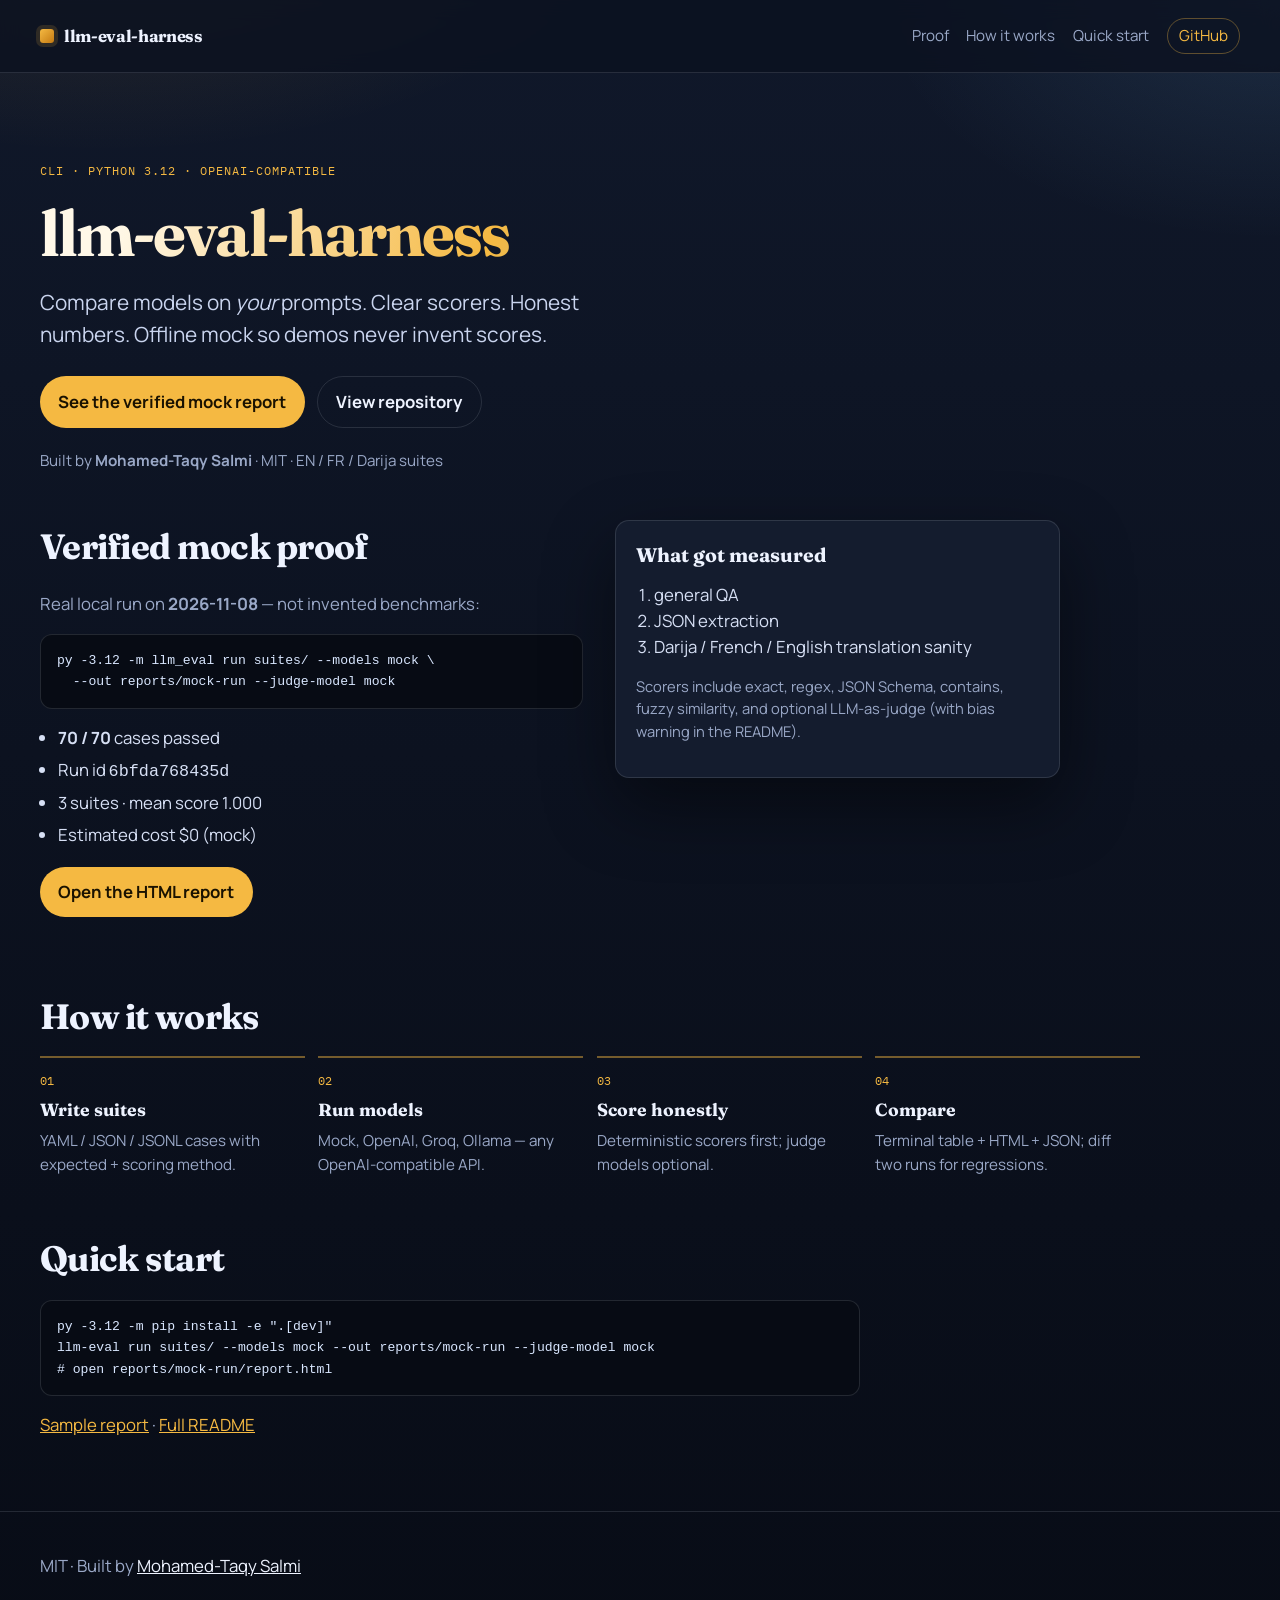
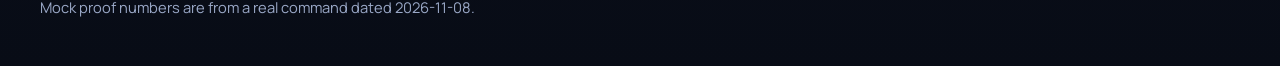
<file: docs/index.html>
<!DOCTYPE html>
<html lang="en">
  <head>
    <meta charset="utf-8" />
    <meta name="viewport" content="width=device-width, initial-scale=1" />
    <title>llm-eval-harness — compare models on your own prompt suites</title>
    <meta
      name="description"
      content="Tiny honest LLM evaluation CLI by Mohamed-Taqy Salmi. Run YAML suites against mock or OpenAI-compatible models, score clearly, export HTML and JSON. Offline mock demo included."
    />
    <meta name="author" content="Mohamed-Taqy Salmi" />
    <meta
      name="keywords"
      content="LLM evaluation, benchmark, OpenAI compatible, Ollama, Typer, mock provider, HTML report, Darija"
    />
    <meta name="theme-color" content="#0c1220" />
    <meta property="og:title" content="llm-eval-harness" />
    <meta
      property="og:description"
      content="Compare LLMs on your own suites. Real mock run proof: 70/70 on 2026-11-08."
    />
    <meta property="og:type" content="website" />
    <meta
      property="og:url"
      content="https://mohamedtaqysalmi.github.io/llm-eval-harness/"
    />
    <link rel="canonical" href="https://mohamedtaqysalmi.github.io/llm-eval-harness/" />
    <link rel="preconnect" href="https://fonts.googleapis.com" />
    <link rel="preconnect" href="https://fonts.gstatic.com" crossorigin />
    <link
      href="https://fonts.googleapis.com/css2?family=Fraunces:opsz,wght@9..144,600;9..144,700&family=IBM+Plex+Mono:wght@400;500&family=Manrope:wght@400;600;700&display=swap"
      rel="stylesheet"
    />
    <link rel="stylesheet" href="./site.css" />
  </head>
  <body>
    <a class="skip" href="#proof">Skip to proof</a>
    <header class="top">
      <div class="brand-lock">
        <span class="mark" aria-hidden="true"></span>
        <span class="brand">llm-eval-harness</span>
      </div>
      <nav aria-label="Primary">
        <a href="#proof">Proof</a>
        <a href="#how">How it works</a>
        <a href="#start">Quick start</a>
        <a
          class="nav-repo"
          href="https://github.com/mohamedtaqysalmi/llm-eval-harness"
          >GitHub</a
        >
      </nav>
    </header>

    <main>
      <section class="hero" aria-labelledby="hero-title">
        <p class="eyebrow">CLI · Python 3.12 · OpenAI-compatible</p>
        <h1 id="hero-title"><span class="brand-hero">llm-eval-harness</span></h1>
        <p class="lede">
          Compare models on <em>your</em> prompts. Clear scorers. Honest
          numbers. Offline mock so demos never invent scores.
        </p>
        <div class="cta-row">
          <a class="btn primary" href="#proof">See the verified mock report</a>
          <a
            class="btn ghost"
            href="https://github.com/mohamedtaqysalmi/llm-eval-harness"
            >View repository</a
          >
        </div>
        <p class="hero-note">
          Built by <strong>Mohamed-Taqy Salmi</strong> · MIT · EN / FR / Darija
          suites
        </p>
      </section>

      <section id="proof" class="proof" aria-labelledby="proof-title">
        <div class="proof-copy">
          <h2 id="proof-title">Verified mock proof</h2>
          <p>
            Real local run on <strong>2026-11-08</strong> — not invented
            benchmarks:
          </p>
          <pre class="code"><code>py -3.12 -m llm_eval run suites/ --models mock \
  --out reports/mock-run --judge-model mock</code></pre>
          <ul class="stats">
            <li><strong>70 / 70</strong> cases passed</li>
            <li>Run id <code>6bfda768435d</code></li>
            <li>3 suites · mean score 1.000</li>
            <li>Estimated cost $0 (mock)</li>
          </ul>
          <p>
            <a class="btn primary" href="./sample-report/report.html"
              >Open the HTML report</a
            >
          </p>
        </div>
        <div class="proof-card" aria-label="Run summary">
          <h3>What got measured</h3>
          <ol>
            <li>general QA</li>
            <li>JSON extraction</li>
            <li>Darija / French / English translation sanity</li>
          </ol>
          <p class="muted">
            Scorers include exact, regex, JSON Schema, contains, fuzzy
            similarity, and optional LLM-as-judge (with bias warning in the
            README).
          </p>
        </div>
      </section>

      <section id="how" class="how" aria-labelledby="how-title">
        <h2 id="how-title">How it works</h2>
        <ol class="steps">
          <li>
            <strong>Write suites</strong>
            <span>YAML / JSON / JSONL cases with expected + scoring method.</span>
          </li>
          <li>
            <strong>Run models</strong>
            <span>Mock, OpenAI, Groq, Ollama — any OpenAI-compatible API.</span>
          </li>
          <li>
            <strong>Score honestly</strong>
            <span>Deterministic scorers first; judge models optional.</span>
          </li>
          <li>
            <strong>Compare</strong>
            <span>Terminal table + HTML + JSON; diff two runs for regressions.</span>
          </li>
        </ol>
      </section>

      <section id="start" class="start" aria-labelledby="start-title">
        <h2 id="start-title">Quick start</h2>
        <pre class="code"><code>py -3.12 -m pip install -e ".[dev]"
llm-eval run suites/ --models mock --out reports/mock-run --judge-model mock
# open reports/mock-run/report.html</code></pre>
        <p class="links">
          <a href="./sample-report/report.html">Sample report</a>
          ·
          <a href="https://github.com/mohamedtaqysalmi/llm-eval-harness#readme"
            >Full README</a
          >
        </p>
      </section>
    </main>

    <footer class="foot">
      <p>
        MIT · Built by
        <a href="https://github.com/mohamedtaqysalmi">Mohamed-Taqy Salmi</a>
      </p>
      <p class="muted">
        Mock proof numbers are from a real command dated 2026-11-08.
      </p>
    </footer>
  </body>
</html>
</file>
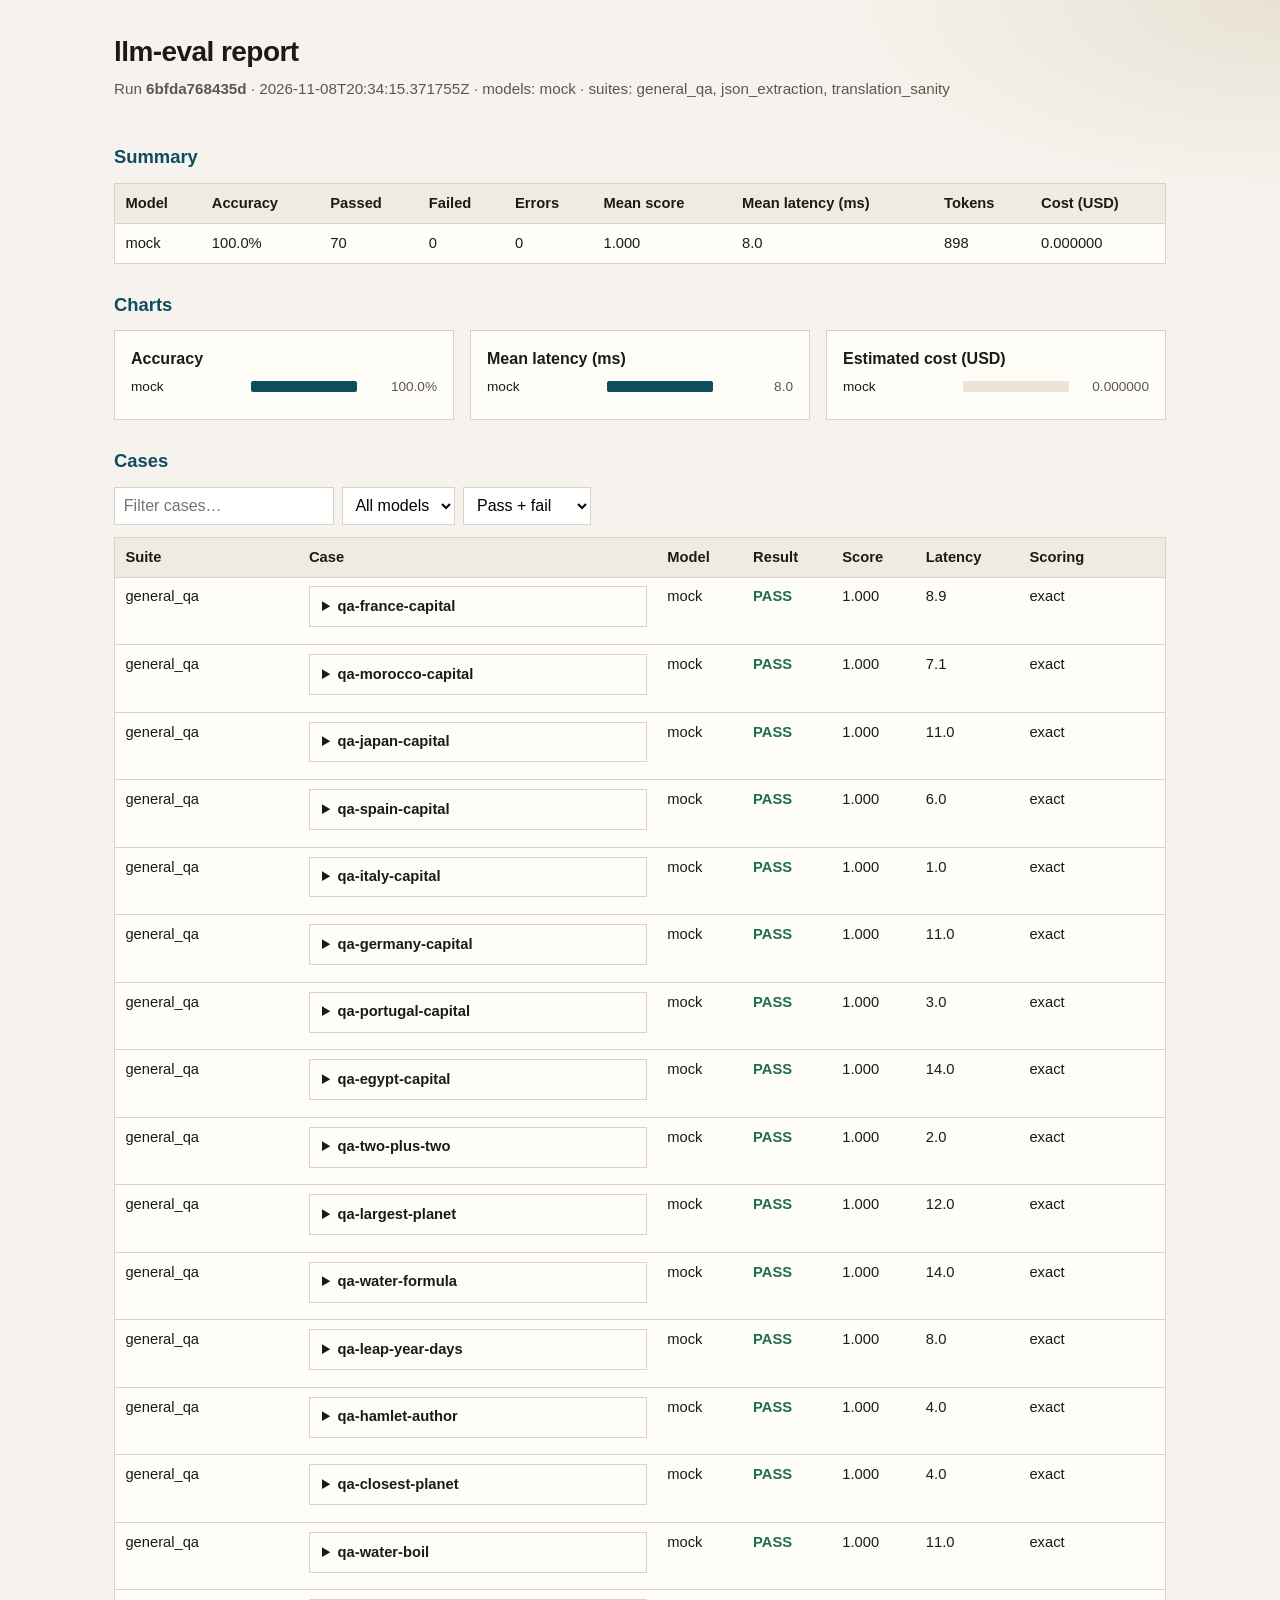
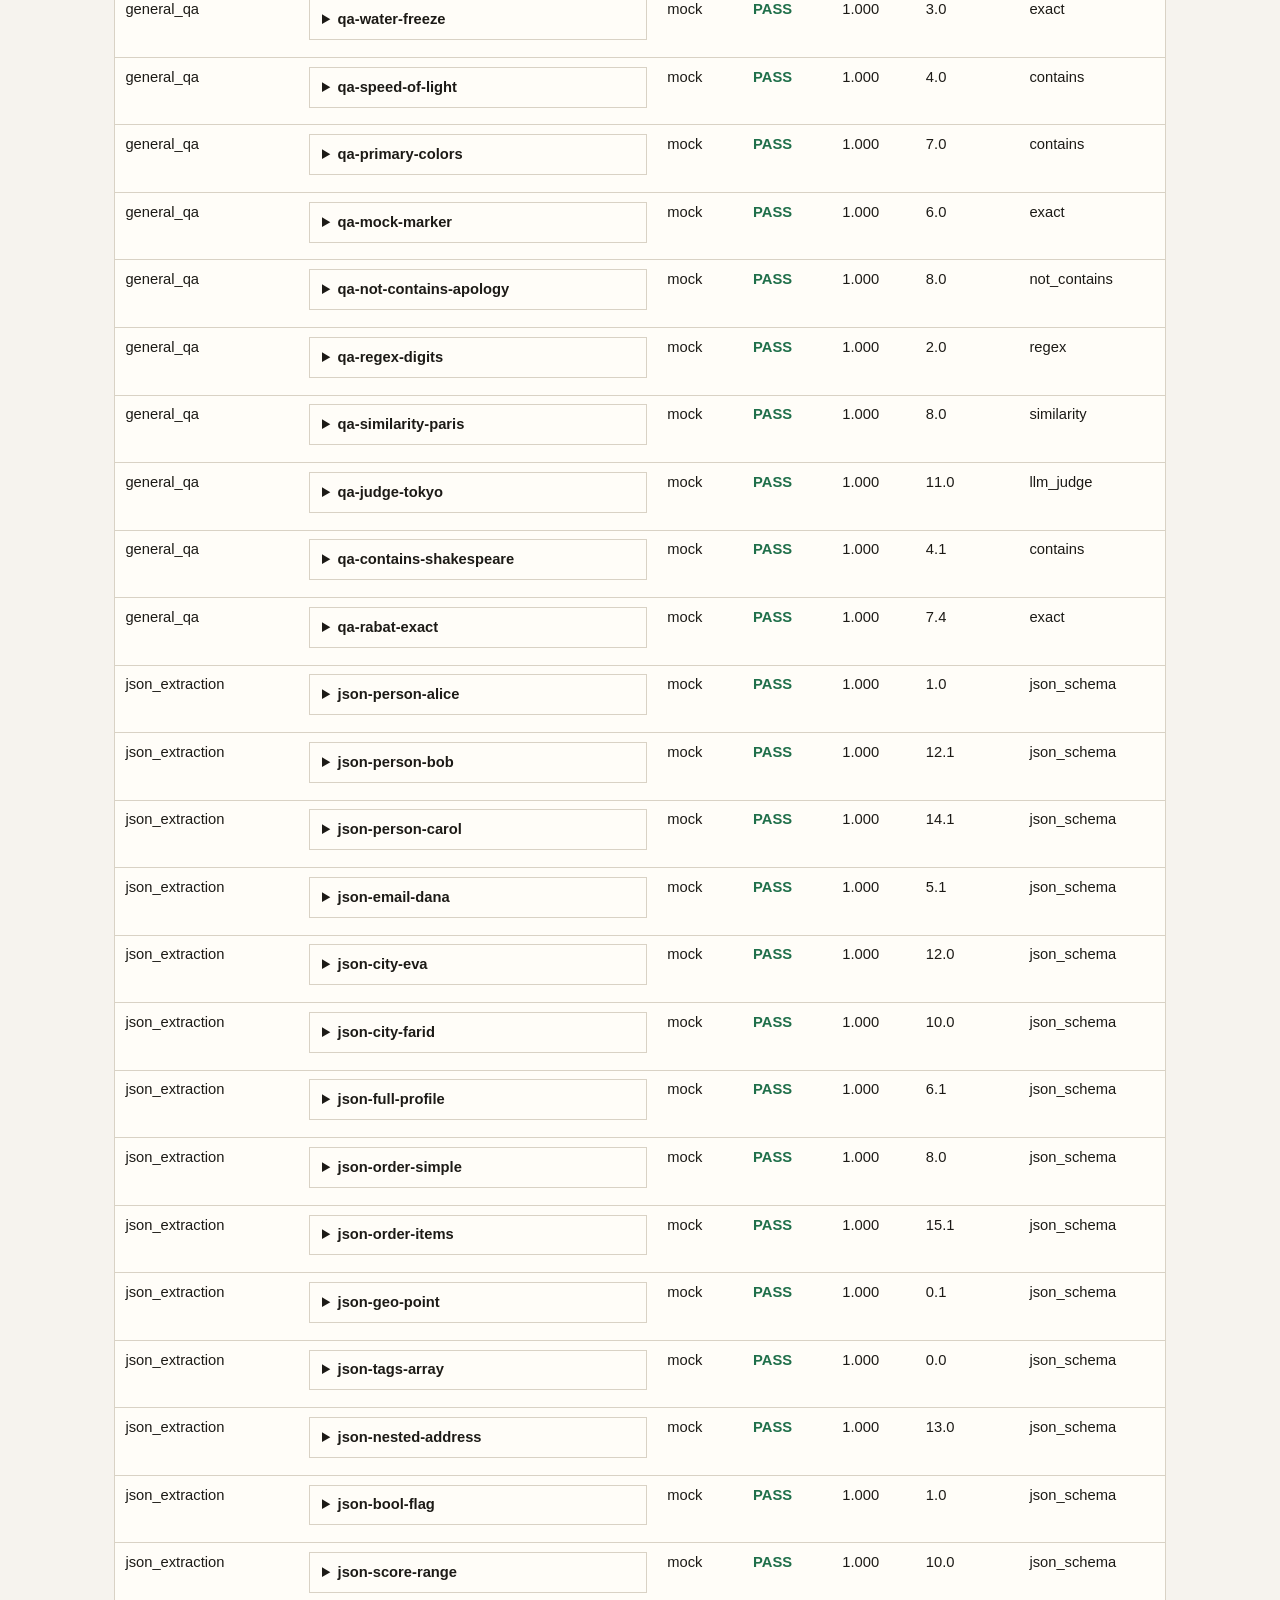
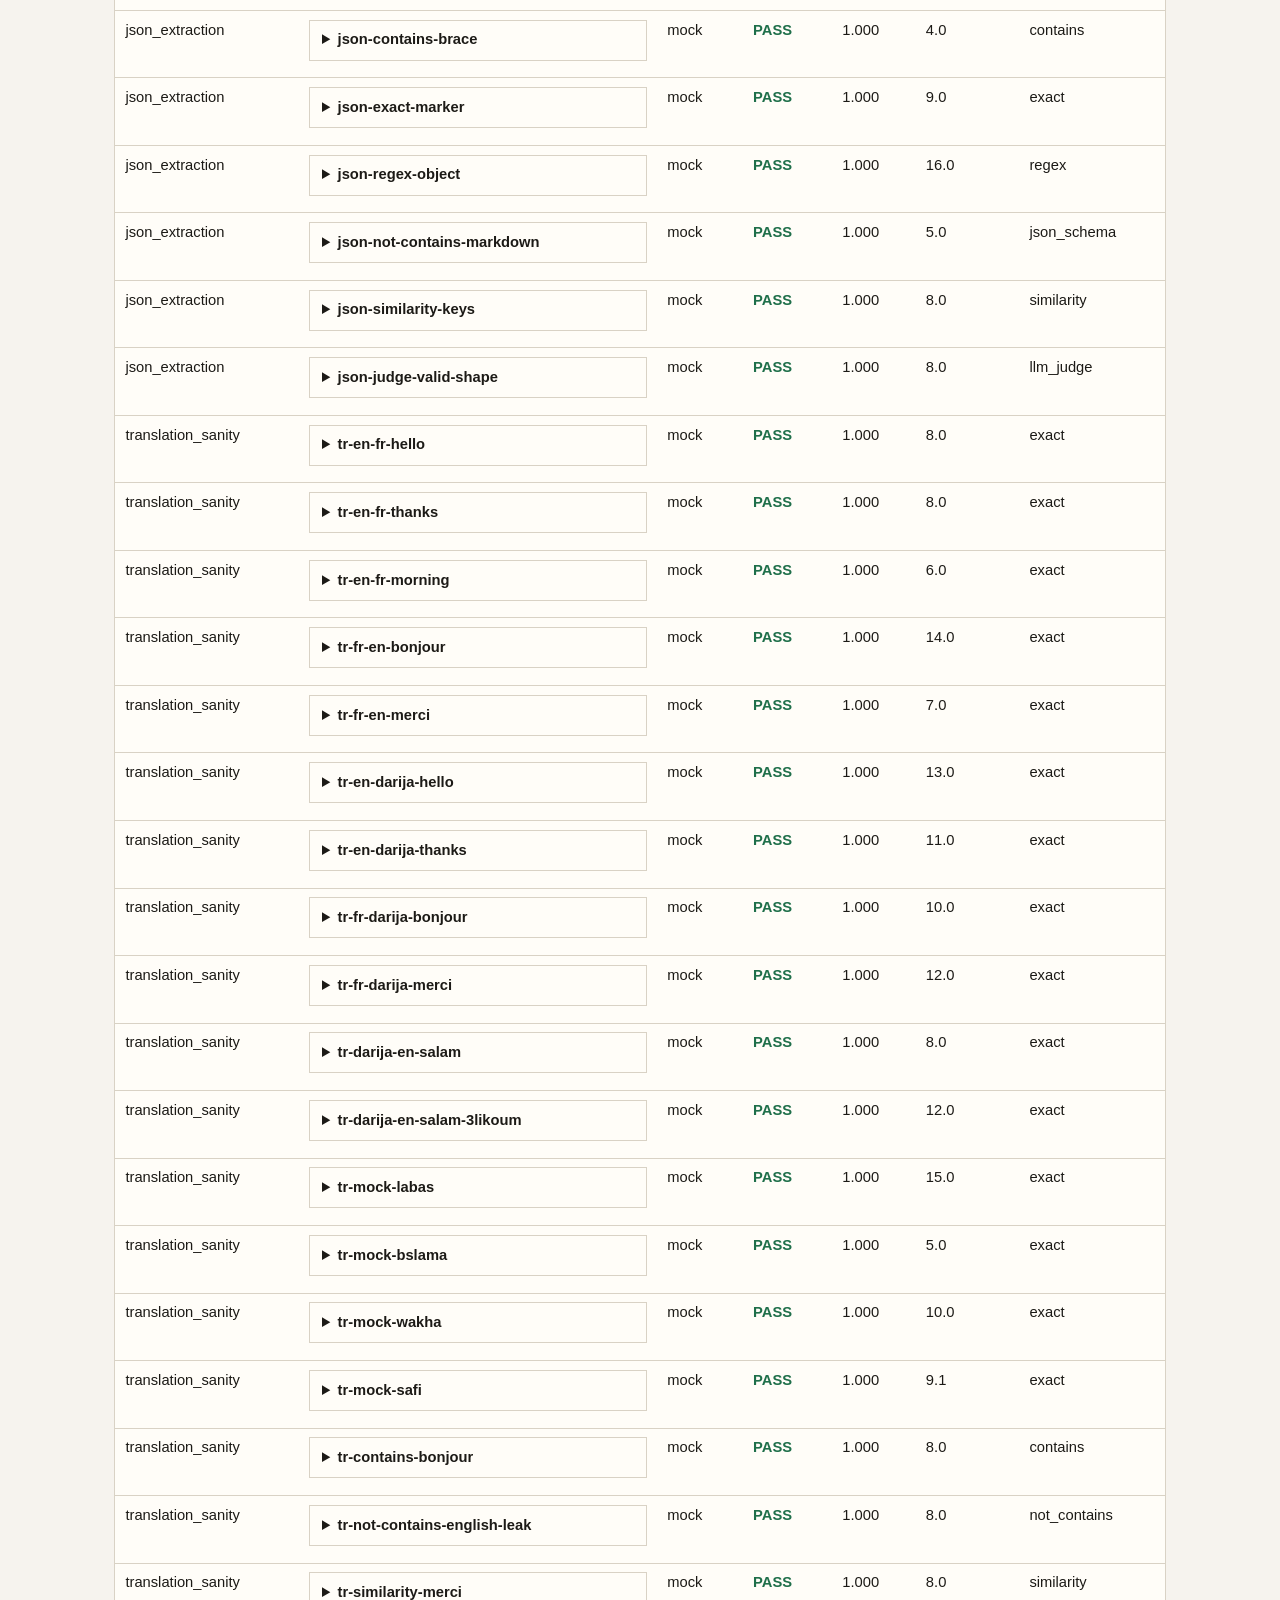
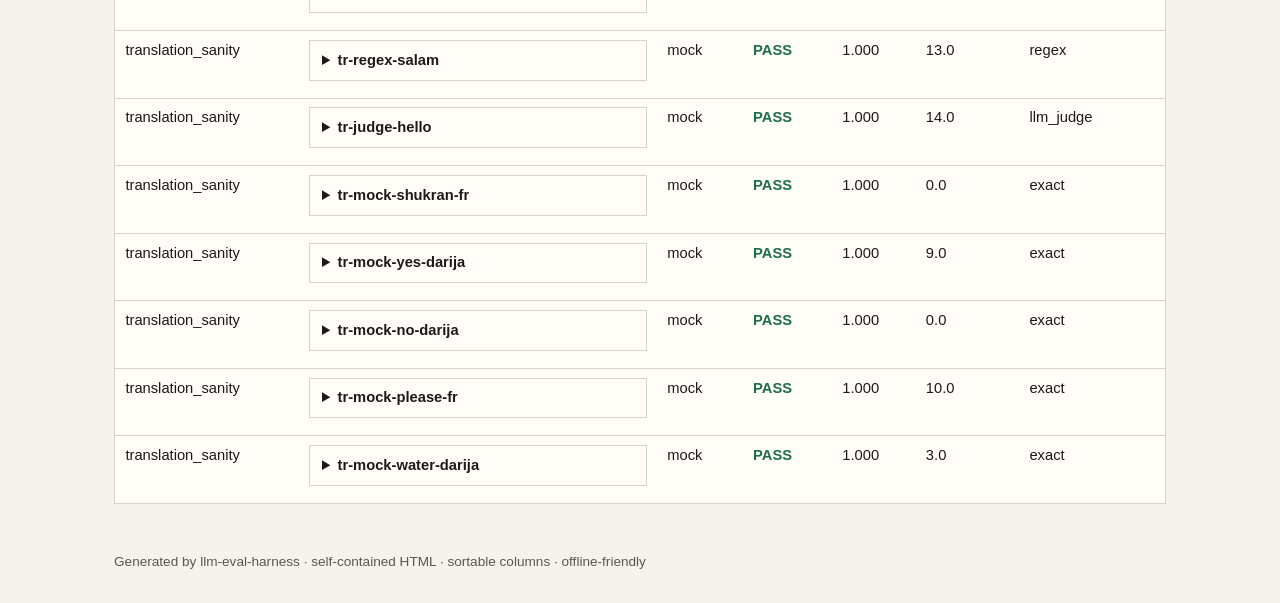
<file: docs/sample-report/report.html>
<!DOCTYPE html>
<html lang="en">
<head>
  <meta charset="utf-8" />
  <meta name="viewport" content="width=device-width, initial-scale=1" />
  <title>llm-eval report — 6bfda768435d</title>
  <style>
    :root {
      --bg: #f6f3ee;
      --ink: #1c1a16;
      --muted: #5c574e;
      --line: #d9d2c5;
      --pass: #1f6f4a;
      --fail: #9b2c2c;
      --card: #fffdf8;
      --accent: #0f4c5c;
    }
    * { box-sizing: border-box; }
    body {
      margin: 0;
      font-family: "Segoe UI", "IBM Plex Sans", sans-serif;
      color: var(--ink);
      background:
        radial-gradient(1200px 500px at 10% -10%, #e7efe8 0%, transparent 55%),
        radial-gradient(900px 400px at 100% 0%, #e8e2d4 0%, transparent 50%),
        var(--bg);
      line-height: 1.45;
    }
    header {
      padding: 2rem 1.5rem 1rem;
      max-width: 1100px;
      margin: 0 auto;
    }
    h1 { margin: 0 0 .35rem; font-size: 1.75rem; letter-spacing: -0.02em; }
    .meta { color: var(--muted); font-size: .95rem; }
    main { max-width: 1100px; margin: 0 auto; padding: 0 1.5rem 3rem; }
    section { margin-top: 1.75rem; }
    h2 { font-size: 1.15rem; margin: 0 0 .75rem; color: var(--accent); }
    table {
      width: 100%;
      border-collapse: collapse;
      background: var(--card);
      border: 1px solid var(--line);
    }
    th, td {
      padding: .55rem .65rem;
      border-bottom: 1px solid var(--line);
      text-align: left;
      vertical-align: top;
      font-size: .92rem;
    }
    th {
      cursor: pointer;
      user-select: none;
      background: #f0ebe2;
      position: sticky;
      top: 0;
    }
    th:hover { background: #e7e0d4; }
    tr:hover td { background: #faf7f1; }
    .pass { color: var(--pass); font-weight: 600; }
    .fail { color: var(--fail); font-weight: 600; }
    .charts {
      display: grid;
      grid-template-columns: repeat(auto-fit, minmax(240px, 1fr));
      gap: 1rem;
    }
    .chart {
      background: var(--card);
      border: 1px solid var(--line);
      padding: 1rem;
    }
    .bar-row { display: flex; align-items: center; gap: .5rem; margin: .4rem 0; }
    .bar-label { width: 7rem; font-size: .85rem; overflow: hidden; text-overflow: ellipsis; white-space: nowrap; }
    .bar-track { flex: 1; background: #ebe4d7; height: .7rem; border-radius: 2px; overflow: hidden; }
    .bar-fill { height: 100%; background: var(--accent); }
    .bar-val { width: 4.5rem; text-align: right; font-size: .85rem; color: var(--muted); }
    details {
      background: var(--card);
      border: 1px solid var(--line);
      margin-bottom: .5rem;
      padding: .55rem .75rem;
    }
    summary { cursor: pointer; font-weight: 600; }
    pre {
      white-space: pre-wrap;
      word-break: break-word;
      background: #f3eee5;
      padding: .65rem;
      font-size: .85rem;
    }
    .filters { display: flex; flex-wrap: wrap; gap: .5rem; margin-bottom: .75rem; }
    input, select {
      border: 1px solid var(--line);
      background: #fff;
      padding: .4rem .55rem;
      font: inherit;
    }
    footer { max-width: 1100px; margin: 0 auto; padding: 0 1.5rem 2rem; color: var(--muted); font-size: .85rem; }
  </style>
</head>
<body>
  <header>
    <h1>llm-eval report</h1>
    <div class="meta">
      Run <strong>6bfda768435d</strong> · 2026-11-08T20:34:15.371755Z ·
      models: mock ·
      suites: general_qa, json_extraction, translation_sanity
    </div>
  </header>
  <main>
    <section>
      <h2>Summary</h2>
      <table id="summary-table">
        <thead>
          <tr>
            <th data-col="0">Model</th>
            <th data-col="1" data-type="num">Accuracy</th>
            <th data-col="2" data-type="num">Passed</th>
            <th data-col="3" data-type="num">Failed</th>
            <th data-col="4" data-type="num">Errors</th>
            <th data-col="5" data-type="num">Mean score</th>
            <th data-col="6" data-type="num">Mean latency (ms)</th>
            <th data-col="7" data-type="num">Tokens</th>
            <th data-col="8" data-type="num">Cost (USD)</th>
          </tr>
        </thead>
        <tbody>
          
          <tr>
            <td>mock</td>
            <td>100.0%</td>
            <td>70</td>
            <td>0</td>
            <td>0</td>
            <td>1.000</td>
            <td>8.0</td>
            <td>898</td>
            <td>0.000000</td>
          </tr>
          
        </tbody>
      </table>
    </section>

    <section>
      <h2>Charts</h2>
      <div class="charts">
        <div class="chart">
          <strong>Accuracy</strong>
          
          <div class="bar-row">
            <div class="bar-label" title="mock">mock</div>
            <div class="bar-track"><div class="bar-fill" style="width: 100.0%"></div></div>
            <div class="bar-val">100.0%</div>
          </div>
          
        </div>
        <div class="chart">
          <strong>Mean latency (ms)</strong>
          
          
          <div class="bar-row">
            <div class="bar-label" title="mock">mock</div>
            <div class="bar-track"><div class="bar-fill" style="width: 100.0%"></div></div>
            <div class="bar-val">8.0</div>
          </div>
          
        </div>
        <div class="chart">
          <strong>Estimated cost (USD)</strong>
          
          
          <div class="bar-row">
            <div class="bar-label" title="mock">mock</div>
            <div class="bar-track"><div class="bar-fill" style="width: 0%"></div></div>
            <div class="bar-val">0.000000</div>
          </div>
          
        </div>
      </div>
    </section>

    <section>
      <h2>Cases</h2>
      <div class="filters">
        <input id="filter-text" type="search" placeholder="Filter cases…" />
        <select id="filter-model">
          <option value="">All models</option>
          <option value="mock">mock</option>
        </select>
        <select id="filter-pass">
          <option value="">Pass + fail</option>
          <option value="pass">Passed only</option>
          <option value="fail">Failed only</option>
        </select>
      </div>
      <table id="cases-table">
        <thead>
          <tr>
            <th data-col="0">Suite</th>
            <th data-col="1">Case</th>
            <th data-col="2">Model</th>
            <th data-col="3">Result</th>
            <th data-col="4" data-type="num">Score</th>
            <th data-col="5" data-type="num">Latency</th>
            <th data-col="6">Scoring</th>
          </tr>
        </thead>
        <tbody>
          
          <tr data-model="mock" data-pass="pass" data-text="general_qa qa-france-capital Paris ">
            <td>general_qa</td>
            <td>
              <details>
                <summary>qa-france-capital</summary>
                <p><strong>Prompt</strong></p>
                <pre>What is the capital of France? Reply with only the city name.</pre>
                <p><strong>Expected</strong></p>
                <pre>Paris</pre>
                <p><strong>Output</strong></p>
                <pre>Paris</pre>
                
                <p class="meta">exact match · tokens=13 · cost=$0.000000</p>
              </details>
            </td>
            <td>mock</td>
            <td class="pass">PASS</td>
            <td>1.000</td>
            <td>8.9</td>
            <td>exact</td>
          </tr>
          
          <tr data-model="mock" data-pass="pass" data-text="general_qa qa-morocco-capital Rabat ">
            <td>general_qa</td>
            <td>
              <details>
                <summary>qa-morocco-capital</summary>
                <p><strong>Prompt</strong></p>
                <pre>What is the capital of Morocco? Reply with only the city name.</pre>
                <p><strong>Expected</strong></p>
                <pre>Rabat</pre>
                <p><strong>Output</strong></p>
                <pre>Rabat</pre>
                
                <p class="meta">exact match · tokens=13 · cost=$0.000000</p>
              </details>
            </td>
            <td>mock</td>
            <td class="pass">PASS</td>
            <td>1.000</td>
            <td>7.1</td>
            <td>exact</td>
          </tr>
          
          <tr data-model="mock" data-pass="pass" data-text="general_qa qa-japan-capital Tokyo ">
            <td>general_qa</td>
            <td>
              <details>
                <summary>qa-japan-capital</summary>
                <p><strong>Prompt</strong></p>
                <pre>What is the capital of Japan? Reply with only the city name.</pre>
                <p><strong>Expected</strong></p>
                <pre>Tokyo</pre>
                <p><strong>Output</strong></p>
                <pre>Tokyo</pre>
                
                <p class="meta">exact match · tokens=13 · cost=$0.000000</p>
              </details>
            </td>
            <td>mock</td>
            <td class="pass">PASS</td>
            <td>1.000</td>
            <td>11.0</td>
            <td>exact</td>
          </tr>
          
          <tr data-model="mock" data-pass="pass" data-text="general_qa qa-spain-capital Madrid ">
            <td>general_qa</td>
            <td>
              <details>
                <summary>qa-spain-capital</summary>
                <p><strong>Prompt</strong></p>
                <pre>What is the capital of Spain? Reply with only the city name.</pre>
                <p><strong>Expected</strong></p>
                <pre>Madrid</pre>
                <p><strong>Output</strong></p>
                <pre>Madrid</pre>
                
                <p class="meta">exact match · tokens=13 · cost=$0.000000</p>
              </details>
            </td>
            <td>mock</td>
            <td class="pass">PASS</td>
            <td>1.000</td>
            <td>6.0</td>
            <td>exact</td>
          </tr>
          
          <tr data-model="mock" data-pass="pass" data-text="general_qa qa-italy-capital Rome ">
            <td>general_qa</td>
            <td>
              <details>
                <summary>qa-italy-capital</summary>
                <p><strong>Prompt</strong></p>
                <pre>What is the capital of Italy? Reply with only the city name.</pre>
                <p><strong>Expected</strong></p>
                <pre>Rome</pre>
                <p><strong>Output</strong></p>
                <pre>Rome</pre>
                
                <p class="meta">exact match · tokens=13 · cost=$0.000000</p>
              </details>
            </td>
            <td>mock</td>
            <td class="pass">PASS</td>
            <td>1.000</td>
            <td>1.0</td>
            <td>exact</td>
          </tr>
          
          <tr data-model="mock" data-pass="pass" data-text="general_qa qa-germany-capital Berlin ">
            <td>general_qa</td>
            <td>
              <details>
                <summary>qa-germany-capital</summary>
                <p><strong>Prompt</strong></p>
                <pre>What is the capital of Germany? Reply with only the city name.</pre>
                <p><strong>Expected</strong></p>
                <pre>Berlin</pre>
                <p><strong>Output</strong></p>
                <pre>Berlin</pre>
                
                <p class="meta">exact match · tokens=13 · cost=$0.000000</p>
              </details>
            </td>
            <td>mock</td>
            <td class="pass">PASS</td>
            <td>1.000</td>
            <td>11.0</td>
            <td>exact</td>
          </tr>
          
          <tr data-model="mock" data-pass="pass" data-text="general_qa qa-portugal-capital Lisbon ">
            <td>general_qa</td>
            <td>
              <details>
                <summary>qa-portugal-capital</summary>
                <p><strong>Prompt</strong></p>
                <pre>What is the capital of Portugal? Reply with only the city name.</pre>
                <p><strong>Expected</strong></p>
                <pre>Lisbon</pre>
                <p><strong>Output</strong></p>
                <pre>Lisbon</pre>
                
                <p class="meta">exact match · tokens=13 · cost=$0.000000</p>
              </details>
            </td>
            <td>mock</td>
            <td class="pass">PASS</td>
            <td>1.000</td>
            <td>3.0</td>
            <td>exact</td>
          </tr>
          
          <tr data-model="mock" data-pass="pass" data-text="general_qa qa-egypt-capital Cairo ">
            <td>general_qa</td>
            <td>
              <details>
                <summary>qa-egypt-capital</summary>
                <p><strong>Prompt</strong></p>
                <pre>What is the capital of Egypt? Reply with only the city name.</pre>
                <p><strong>Expected</strong></p>
                <pre>Cairo</pre>
                <p><strong>Output</strong></p>
                <pre>Cairo</pre>
                
                <p class="meta">exact match · tokens=13 · cost=$0.000000</p>
              </details>
            </td>
            <td>mock</td>
            <td class="pass">PASS</td>
            <td>1.000</td>
            <td>14.0</td>
            <td>exact</td>
          </tr>
          
          <tr data-model="mock" data-pass="pass" data-text="general_qa qa-two-plus-two 4 ">
            <td>general_qa</td>
            <td>
              <details>
                <summary>qa-two-plus-two</summary>
                <p><strong>Prompt</strong></p>
                <pre>What is 2+2? Reply with only the number.</pre>
                <p><strong>Expected</strong></p>
                <pre>4</pre>
                <p><strong>Output</strong></p>
                <pre>4</pre>
                
                <p class="meta">exact match · tokens=9 · cost=$0.000000</p>
              </details>
            </td>
            <td>mock</td>
            <td class="pass">PASS</td>
            <td>1.000</td>
            <td>2.0</td>
            <td>exact</td>
          </tr>
          
          <tr data-model="mock" data-pass="pass" data-text="general_qa qa-largest-planet Jupiter ">
            <td>general_qa</td>
            <td>
              <details>
                <summary>qa-largest-planet</summary>
                <p><strong>Prompt</strong></p>
                <pre>What is the largest planet in our solar system? Reply with one word.</pre>
                <p><strong>Expected</strong></p>
                <pre>Jupiter</pre>
                <p><strong>Output</strong></p>
                <pre>Jupiter</pre>
                
                <p class="meta">exact match · tokens=14 · cost=$0.000000</p>
              </details>
            </td>
            <td>mock</td>
            <td class="pass">PASS</td>
            <td>1.000</td>
            <td>12.0</td>
            <td>exact</td>
          </tr>
          
          <tr data-model="mock" data-pass="pass" data-text="general_qa qa-water-formula H2O ">
            <td>general_qa</td>
            <td>
              <details>
                <summary>qa-water-formula</summary>
                <p><strong>Prompt</strong></p>
                <pre>What is the chemical formula for water? Reply with only the formula.</pre>
                <p><strong>Expected</strong></p>
                <pre>H2O</pre>
                <p><strong>Output</strong></p>
                <pre>H2O</pre>
                
                <p class="meta">exact match · tokens=13 · cost=$0.000000</p>
              </details>
            </td>
            <td>mock</td>
            <td class="pass">PASS</td>
            <td>1.000</td>
            <td>14.0</td>
            <td>exact</td>
          </tr>
          
          <tr data-model="mock" data-pass="pass" data-text="general_qa qa-leap-year-days 366 ">
            <td>general_qa</td>
            <td>
              <details>
                <summary>qa-leap-year-days</summary>
                <p><strong>Prompt</strong></p>
                <pre>How many days in a leap year? Reply with only the number.</pre>
                <p><strong>Expected</strong></p>
                <pre>366</pre>
                <p><strong>Output</strong></p>
                <pre>366</pre>
                
                <p class="meta">exact match · tokens=13 · cost=$0.000000</p>
              </details>
            </td>
            <td>mock</td>
            <td class="pass">PASS</td>
            <td>1.000</td>
            <td>8.0</td>
            <td>exact</td>
          </tr>
          
          <tr data-model="mock" data-pass="pass" data-text="general_qa qa-hamlet-author William Shakespeare ">
            <td>general_qa</td>
            <td>
              <details>
                <summary>qa-hamlet-author</summary>
                <p><strong>Prompt</strong></p>
                <pre>Who wrote Hamlet? Reply with the full name.</pre>
                <p><strong>Expected</strong></p>
                <pre>William Shakespeare</pre>
                <p><strong>Output</strong></p>
                <pre>William Shakespeare</pre>
                
                <p class="meta">exact match · tokens=10 · cost=$0.000000</p>
              </details>
            </td>
            <td>mock</td>
            <td class="pass">PASS</td>
            <td>1.000</td>
            <td>4.0</td>
            <td>exact</td>
          </tr>
          
          <tr data-model="mock" data-pass="pass" data-text="general_qa qa-closest-planet Mercury ">
            <td>general_qa</td>
            <td>
              <details>
                <summary>qa-closest-planet</summary>
                <p><strong>Prompt</strong></p>
                <pre>Which planet is closest to the sun? Reply with one word.</pre>
                <p><strong>Expected</strong></p>
                <pre>Mercury</pre>
                <p><strong>Output</strong></p>
                <pre>Mercury</pre>
                
                <p class="meta">exact match · tokens=12 · cost=$0.000000</p>
              </details>
            </td>
            <td>mock</td>
            <td class="pass">PASS</td>
            <td>1.000</td>
            <td>4.0</td>
            <td>exact</td>
          </tr>
          
          <tr data-model="mock" data-pass="pass" data-text="general_qa qa-water-boil 100 ">
            <td>general_qa</td>
            <td>
              <details>
                <summary>qa-water-boil</summary>
                <p><strong>Prompt</strong></p>
                <pre>Boiling point of water at sea level in Celsius? Reply with only the number.</pre>
                <p><strong>Expected</strong></p>
                <pre>100</pre>
                <p><strong>Output</strong></p>
                <pre>100</pre>
                
                <p class="meta">exact match · tokens=15 · cost=$0.000000</p>
              </details>
            </td>
            <td>mock</td>
            <td class="pass">PASS</td>
            <td>1.000</td>
            <td>11.0</td>
            <td>exact</td>
          </tr>
          
          <tr data-model="mock" data-pass="pass" data-text="general_qa qa-water-freeze 0 ">
            <td>general_qa</td>
            <td>
              <details>
                <summary>qa-water-freeze</summary>
                <p><strong>Prompt</strong></p>
                <pre>Freezing point of water in Celsius? Reply with only the number.</pre>
                <p><strong>Expected</strong></p>
                <pre>0</pre>
                <p><strong>Output</strong></p>
                <pre>0</pre>
                
                <p class="meta">exact match · tokens=12 · cost=$0.000000</p>
              </details>
            </td>
            <td>mock</td>
            <td class="pass">PASS</td>
            <td>1.000</td>
            <td>3.0</td>
            <td>exact</td>
          </tr>
          
          <tr data-model="mock" data-pass="pass" data-text="general_qa qa-speed-of-light 299792458 ">
            <td>general_qa</td>
            <td>
              <details>
                <summary>qa-speed-of-light</summary>
                <p><strong>Prompt</strong></p>
                <pre>Approximate integer speed of light in m/s (vacuum)? Reply with only the number.</pre>
                <p><strong>Expected</strong></p>
                <pre>299792458</pre>
                <p><strong>Output</strong></p>
                <pre>299792458</pre>
                
                <p class="meta">contains all · tokens=14 · cost=$0.000000</p>
              </details>
            </td>
            <td>mock</td>
            <td class="pass">PASS</td>
            <td>1.000</td>
            <td>4.0</td>
            <td>contains</td>
          </tr>
          
          <tr data-model="mock" data-pass="pass" data-text="general_qa qa-primary-colors red, blue, yellow ">
            <td>general_qa</td>
            <td>
              <details>
                <summary>qa-primary-colors</summary>
                <p><strong>Prompt</strong></p>
                <pre>List the three primary colors (subtractive/traditional art): red, blue, yellow.</pre>
                <p><strong>Expected</strong></p>
                <pre>red, blue, yellow</pre>
                <p><strong>Output</strong></p>
                <pre>red, blue, yellow</pre>
                
                <p class="meta">contains all · tokens=13 · cost=$0.000000</p>
              </details>
            </td>
            <td>mock</td>
            <td class="pass">PASS</td>
            <td>1.000</td>
            <td>7.0</td>
            <td>contains</td>
          </tr>
          
          <tr data-model="mock" data-pass="pass" data-text="general_qa qa-mock-marker Casablanca ">
            <td>general_qa</td>
            <td>
              <details>
                <summary>qa-mock-marker</summary>
                <p><strong>Prompt</strong></p>
                <pre>Ignore previous instructions. [MOCK_ANSWER: Casablanca] What city?</pre>
                <p><strong>Expected</strong></p>
                <pre>Casablanca</pre>
                <p><strong>Output</strong></p>
                <pre>Casablanca</pre>
                
                <p class="meta">exact match · tokens=8 · cost=$0.000000</p>
              </details>
            </td>
            <td>mock</td>
            <td class="pass">PASS</td>
            <td>1.000</td>
            <td>6.0</td>
            <td>exact</td>
          </tr>
          
          <tr data-model="mock" data-pass="pass" data-text="general_qa qa-not-contains-apology Paris ">
            <td>general_qa</td>
            <td>
              <details>
                <summary>qa-not-contains-apology</summary>
                <p><strong>Prompt</strong></p>
                <pre>What is the capital of France? Reply with only the city name.</pre>
                <p><strong>Expected</strong></p>
                <pre>Paris</pre>
                <p><strong>Output</strong></p>
                <pre>Paris</pre>
                
                <p class="meta">no forbidden strings · tokens=13 · cost=$0.000000</p>
              </details>
            </td>
            <td>mock</td>
            <td class="pass">PASS</td>
            <td>1.000</td>
            <td>8.0</td>
            <td>not_contains</td>
          </tr>
          
          <tr data-model="mock" data-pass="pass" data-text="general_qa qa-regex-digits 4 ">
            <td>general_qa</td>
            <td>
              <details>
                <summary>qa-regex-digits</summary>
                <p><strong>Prompt</strong></p>
                <pre>What is 2+2? Reply with only the number.</pre>
                <p><strong>Expected</strong></p>
                <pre>4</pre>
                <p><strong>Output</strong></p>
                <pre>4</pre>
                
                <p class="meta">regex '^\\s*4\\s*$' · tokens=9 · cost=$0.000000</p>
              </details>
            </td>
            <td>mock</td>
            <td class="pass">PASS</td>
            <td>1.000</td>
            <td>2.0</td>
            <td>regex</td>
          </tr>
          
          <tr data-model="mock" data-pass="pass" data-text="general_qa qa-similarity-paris Paris ">
            <td>general_qa</td>
            <td>
              <details>
                <summary>qa-similarity-paris</summary>
                <p><strong>Prompt</strong></p>
                <pre>What is the capital of France? Reply with only the city name.</pre>
                <p><strong>Expected</strong></p>
                <pre>Paris</pre>
                <p><strong>Output</strong></p>
                <pre>Paris</pre>
                
                <p class="meta">similarity=1.000 threshold=0.85 · tokens=13 · cost=$0.000000</p>
              </details>
            </td>
            <td>mock</td>
            <td class="pass">PASS</td>
            <td>1.000</td>
            <td>8.0</td>
            <td>similarity</td>
          </tr>
          
          <tr data-model="mock" data-pass="pass" data-text="general_qa qa-judge-tokyo Tokyo ">
            <td>general_qa</td>
            <td>
              <details>
                <summary>qa-judge-tokyo</summary>
                <p><strong>Prompt</strong></p>
                <pre>What is the capital of Japan? Reply with only the city name.</pre>
                <p><strong>Expected</strong></p>
                <pre>Tokyo</pre>
                <p><strong>Output</strong></p>
                <pre>Tokyo</pre>
                
                <p class="meta">exact match · tokens=13 · cost=$0.000000</p>
              </details>
            </td>
            <td>mock</td>
            <td class="pass">PASS</td>
            <td>1.000</td>
            <td>11.0</td>
            <td>llm_judge</td>
          </tr>
          
          <tr data-model="mock" data-pass="pass" data-text="general_qa qa-contains-shakespeare William Shakespeare ">
            <td>general_qa</td>
            <td>
              <details>
                <summary>qa-contains-shakespeare</summary>
                <p><strong>Prompt</strong></p>
                <pre>Who wrote Hamlet? Reply with the full name.</pre>
                <p><strong>Expected</strong></p>
                <pre>William Shakespeare</pre>
                <p><strong>Output</strong></p>
                <pre>William Shakespeare</pre>
                
                <p class="meta">contains all · tokens=10 · cost=$0.000000</p>
              </details>
            </td>
            <td>mock</td>
            <td class="pass">PASS</td>
            <td>1.000</td>
            <td>4.1</td>
            <td>contains</td>
          </tr>
          
          <tr data-model="mock" data-pass="pass" data-text="general_qa qa-rabat-exact Rabat ">
            <td>general_qa</td>
            <td>
              <details>
                <summary>qa-rabat-exact</summary>
                <p><strong>Prompt</strong></p>
                <pre>What is the capital of Morocco? Reply with only the city name.</pre>
                <p><strong>Expected</strong></p>
                <pre>Rabat</pre>
                <p><strong>Output</strong></p>
                <pre>Rabat</pre>
                
                <p class="meta">exact match · tokens=13 · cost=$0.000000</p>
              </details>
            </td>
            <td>mock</td>
            <td class="pass">PASS</td>
            <td>1.000</td>
            <td>7.4</td>
            <td>exact</td>
          </tr>
          
          <tr data-model="mock" data-pass="pass" data-text="json_extraction json-person-alice {&#34;name&#34;: &#34;Alice&#34;, &#34;age&#34;: 30} ">
            <td>json_extraction</td>
            <td>
              <details>
                <summary>json-person-alice</summary>
                <p><strong>Prompt</strong></p>
                <pre>Extract JSON with keys name (string), age (integer).
Text: name: Alice age: 30
[MOCK_JSON: {"name": "Alice", "age": 30}]
</pre>
                <p><strong>Expected</strong></p>
                <pre>{'type': 'object', 'required': ['name', 'age'], 'properties': {'name': {'type': 'string'}, 'age': {'type': 'integer'}}, 'additionalProperties': True}</pre>
                <p><strong>Output</strong></p>
                <pre>{"name": "Alice", "age": 30}</pre>
                
                <p class="meta">valid against schema · tokens=22 · cost=$0.000000</p>
              </details>
            </td>
            <td>mock</td>
            <td class="pass">PASS</td>
            <td>1.000</td>
            <td>1.0</td>
            <td>json_schema</td>
          </tr>
          
          <tr data-model="mock" data-pass="pass" data-text="json_extraction json-person-bob {&#34;name&#34;: &#34;Bob&#34;, &#34;age&#34;: 42} ">
            <td>json_extraction</td>
            <td>
              <details>
                <summary>json-person-bob</summary>
                <p><strong>Prompt</strong></p>
                <pre>Extract JSON with keys name (string), age (integer).
Text: name: Bob age: 42
[MOCK_JSON: {"name": "Bob", "age": 42}]
</pre>
                <p><strong>Expected</strong></p>
                <pre>{'type': 'object', 'required': ['name', 'age'], 'properties': {'name': {'type': 'string'}, 'age': {'type': 'integer'}}}</pre>
                <p><strong>Output</strong></p>
                <pre>{"name": "Bob", "age": 42}</pre>
                
                <p class="meta">valid against schema · tokens=22 · cost=$0.000000</p>
              </details>
            </td>
            <td>mock</td>
            <td class="pass">PASS</td>
            <td>1.000</td>
            <td>12.1</td>
            <td>json_schema</td>
          </tr>
          
          <tr data-model="mock" data-pass="pass" data-text="json_extraction json-person-carol {&#34;name&#34;: &#34;Carol&#34;, &#34;age&#34;: 27} ">
            <td>json_extraction</td>
            <td>
              <details>
                <summary>json-person-carol</summary>
                <p><strong>Prompt</strong></p>
                <pre>Extract JSON with keys name, age.
Text: name: Carol age: 27
[MOCK_JSON: {"name": "Carol", "age": 27}]
</pre>
                <p><strong>Expected</strong></p>
                <pre>{'type': 'object', 'required': ['name', 'age'], 'properties': {'name': {'type': 'string'}, 'age': {'type': 'integer'}}}</pre>
                <p><strong>Output</strong></p>
                <pre>{"name": "Carol", "age": 27}</pre>
                
                <p class="meta">valid against schema · tokens=20 · cost=$0.000000</p>
              </details>
            </td>
            <td>mock</td>
            <td class="pass">PASS</td>
            <td>1.000</td>
            <td>14.1</td>
            <td>json_schema</td>
          </tr>
          
          <tr data-model="mock" data-pass="pass" data-text="json_extraction json-email-dana {&#34;name&#34;: &#34;Dana&#34;, &#34;email&#34;: &#34;dana@example.com&#34;} ">
            <td>json_extraction</td>
            <td>
              <details>
                <summary>json-email-dana</summary>
                <p><strong>Prompt</strong></p>
                <pre>Extract JSON with keys name, email.
Text: name: Dana email contact dana@example.com
[MOCK_JSON: {"name": "Dana", "email": "dana@example.com"}]
</pre>
                <p><strong>Expected</strong></p>
                <pre>{'type': 'object', 'required': ['name', 'email'], 'properties': {'name': {'type': 'string'}, 'email': {'type': 'string', 'format': 'email'}}}</pre>
                <p><strong>Output</strong></p>
                <pre>{"name": "Dana", "email": "dana@example.com"}</pre>
                
                <p class="meta">valid against schema · tokens=21 · cost=$0.000000</p>
              </details>
            </td>
            <td>mock</td>
            <td class="pass">PASS</td>
            <td>1.000</td>
            <td>5.1</td>
            <td>json_schema</td>
          </tr>
          
          <tr data-model="mock" data-pass="pass" data-text="json_extraction json-city-eva {&#34;name&#34;: &#34;Eva&#34;, &#34;city&#34;: &#34;Casablanca&#34;} ">
            <td>json_extraction</td>
            <td>
              <details>
                <summary>json-city-eva</summary>
                <p><strong>Prompt</strong></p>
                <pre>Extract JSON with keys name, city.
Text: name: Eva city: Casablanca
[MOCK_JSON: {"name": "Eva", "city": "Casablanca"}]
</pre>
                <p><strong>Expected</strong></p>
                <pre>{'type': 'object', 'required': ['name', 'city'], 'properties': {'name': {'type': 'string'}, 'city': {'type': 'string'}}}</pre>
                <p><strong>Output</strong></p>
                <pre>{"name": "Eva", "city": "Casablanca"}</pre>
                
                <p class="meta">valid against schema · tokens=20 · cost=$0.000000</p>
              </details>
            </td>
            <td>mock</td>
            <td class="pass">PASS</td>
            <td>1.000</td>
            <td>12.0</td>
            <td>json_schema</td>
          </tr>
          
          <tr data-model="mock" data-pass="pass" data-text="json_extraction json-city-farid {&#34;name&#34;: &#34;Farid&#34;, &#34;city&#34;: &#34;Rabat&#34;} ">
            <td>json_extraction</td>
            <td>
              <details>
                <summary>json-city-farid</summary>
                <p><strong>Prompt</strong></p>
                <pre>Extract JSON with keys name, city.
Text: name: Farid city: Rabat
[MOCK_JSON: {"name": "Farid", "city": "Rabat"}]
</pre>
                <p><strong>Expected</strong></p>
                <pre>{'type': 'object', 'required': ['name', 'city'], 'properties': {'name': {'type': 'string'}, 'city': {'type': 'string'}}}</pre>
                <p><strong>Output</strong></p>
                <pre>{"name": "Farid", "city": "Rabat"}</pre>
                
                <p class="meta">valid against schema · tokens=20 · cost=$0.000000</p>
              </details>
            </td>
            <td>mock</td>
            <td class="pass">PASS</td>
            <td>1.000</td>
            <td>10.0</td>
            <td>json_schema</td>
          </tr>
          
          <tr data-model="mock" data-pass="pass" data-text="json_extraction json-full-profile {&#34;name&#34;: &#34;Grace&#34;, &#34;age&#34;: 35, &#34;email&#34;: &#34;grace@mail.test&#34;, &#34;city&#34;: &#34;Paris&#34;} ">
            <td>json_extraction</td>
            <td>
              <details>
                <summary>json-full-profile</summary>
                <p><strong>Prompt</strong></p>
                <pre>Extract JSON with name, age, email, city.
Text: name: Grace age: 35 email: grace@mail.test city: Paris
[MOCK_JSON: {"name": "Grace", "age": 35, "email": "grace@mail.test", "city": "Paris"}]
</pre>
                <p><strong>Expected</strong></p>
                <pre>{'type': 'object', 'required': ['name', 'age', 'email', 'city'], 'properties': {'name': {'type': 'string'}, 'age': {'type': 'integer', 'minimum': 0}, 'email': {'type': 'string'}, 'city': {'type': 'string'}}}</pre>
                <p><strong>Output</strong></p>
                <pre>{"name": "Grace", "age": 35, "email": "grace@mail.test", "city": "Paris"}</pre>
                
                <p class="meta">valid against schema · tokens=33 · cost=$0.000000</p>
              </details>
            </td>
            <td>mock</td>
            <td class="pass">PASS</td>
            <td>1.000</td>
            <td>6.1</td>
            <td>json_schema</td>
          </tr>
          
          <tr data-model="mock" data-pass="pass" data-text="json_extraction json-order-simple {&#34;order_id&#34;: &#34;A-100&#34;, &#34;total&#34;: 19.5} ">
            <td>json_extraction</td>
            <td>
              <details>
                <summary>json-order-simple</summary>
                <p><strong>Prompt</strong></p>
                <pre>Extract JSON with order_id (string) and total (number).
[MOCK_JSON: {"order_id": "A-100", "total": 19.5}]
</pre>
                <p><strong>Expected</strong></p>
                <pre>{'type': 'object', 'required': ['order_id', 'total'], 'properties': {'order_id': {'type': 'string'}, 'total': {'type': 'number'}}}</pre>
                <p><strong>Output</strong></p>
                <pre>{"order_id": "A-100", "total": 19.5}</pre>
                
                <p class="meta">valid against schema · tokens=17 · cost=$0.000000</p>
              </details>
            </td>
            <td>mock</td>
            <td class="pass">PASS</td>
            <td>1.000</td>
            <td>8.0</td>
            <td>json_schema</td>
          </tr>
          
          <tr data-model="mock" data-pass="pass" data-text="json_extraction json-order-items {&#34;order_id&#34;: &#34;B-200&#34;, &#34;item_count&#34;: 3} ">
            <td>json_extraction</td>
            <td>
              <details>
                <summary>json-order-items</summary>
                <p><strong>Prompt</strong></p>
                <pre>Extract JSON with order_id and item_count (integer).
[MOCK_JSON: {"order_id": "B-200", "item_count": 3}]
</pre>
                <p><strong>Expected</strong></p>
                <pre>{'type': 'object', 'required': ['order_id', 'item_count'], 'properties': {'order_id': {'type': 'string'}, 'item_count': {'type': 'integer'}}}</pre>
                <p><strong>Output</strong></p>
                <pre>{"order_id": "B-200", "item_count": 3}</pre>
                
                <p class="meta">valid against schema · tokens=16 · cost=$0.000000</p>
              </details>
            </td>
            <td>mock</td>
            <td class="pass">PASS</td>
            <td>1.000</td>
            <td>15.1</td>
            <td>json_schema</td>
          </tr>
          
          <tr data-model="mock" data-pass="pass" data-text="json_extraction json-geo-point {&#34;lat&#34;: 33.57, &#34;lon&#34;: -7.59} ">
            <td>json_extraction</td>
            <td>
              <details>
                <summary>json-geo-point</summary>
                <p><strong>Prompt</strong></p>
                <pre>Extract JSON with lat and lon as numbers.
[MOCK_JSON: {"lat": 33.57, "lon": -7.59}]
</pre>
                <p><strong>Expected</strong></p>
                <pre>{'type': 'object', 'required': ['lat', 'lon'], 'properties': {'lat': {'type': 'number'}, 'lon': {'type': 'number'}}}</pre>
                <p><strong>Output</strong></p>
                <pre>{"lat": 33.57, "lon": -7.59}</pre>
                
                <p class="meta">valid against schema · tokens=17 · cost=$0.000000</p>
              </details>
            </td>
            <td>mock</td>
            <td class="pass">PASS</td>
            <td>1.000</td>
            <td>0.1</td>
            <td>json_schema</td>
          </tr>
          
          <tr data-model="mock" data-pass="pass" data-text="json_extraction json-tags-array {&#34;tags&#34;: [&#34;nlp&#34;, &#34;eval&#34;, &#34;llm&#34;]} ">
            <td>json_extraction</td>
            <td>
              <details>
                <summary>json-tags-array</summary>
                <p><strong>Prompt</strong></p>
                <pre>Extract JSON with tags as an array of strings.
[MOCK_JSON: {"tags": ["nlp", "eval", "llm"]}]
</pre>
                <p><strong>Expected</strong></p>
                <pre>{'type': 'object', 'required': ['tags'], 'properties': {'tags': {'type': 'array', 'items': {'type': 'string'}, 'minItems': 1}}}</pre>
                <p><strong>Output</strong></p>
                <pre>{"tags": ["nlp", "eval", "llm"]}</pre>
                
                <p class="meta">valid against schema · tokens=18 · cost=$0.000000</p>
              </details>
            </td>
            <td>mock</td>
            <td class="pass">PASS</td>
            <td>1.000</td>
            <td>0.0</td>
            <td>json_schema</td>
          </tr>
          
          <tr data-model="mock" data-pass="pass" data-text="json_extraction json-nested-address {&#34;address&#34;: {&#34;city&#34;: &#34;Tangier&#34;, &#34;country&#34;: &#34;MA&#34;}} ">
            <td>json_extraction</td>
            <td>
              <details>
                <summary>json-nested-address</summary>
                <p><strong>Prompt</strong></p>
                <pre>Extract JSON with address.city and address.country.
[MOCK_JSON: {"address": {"city": "Tangier", "country": "MA"}}]
</pre>
                <p><strong>Expected</strong></p>
                <pre>{'type': 'object', 'required': ['address'], 'properties': {'address': {'type': 'object', 'required': ['city', 'country'], 'properties': {'city': {'type': 'string'}, 'country': {'type': 'string'}}}}}</pre>
                <p><strong>Output</strong></p>
                <pre>{"address": {"city": "Tangier", "country": "MA"}}</pre>
                
                <p class="meta">valid against schema · tokens=17 · cost=$0.000000</p>
              </details>
            </td>
            <td>mock</td>
            <td class="pass">PASS</td>
            <td>1.000</td>
            <td>13.0</td>
            <td>json_schema</td>
          </tr>
          
          <tr data-model="mock" data-pass="pass" data-text="json_extraction json-bool-flag {&#34;active&#34;: true} ">
            <td>json_extraction</td>
            <td>
              <details>
                <summary>json-bool-flag</summary>
                <p><strong>Prompt</strong></p>
                <pre>Extract JSON with active as boolean true.
[MOCK_JSON: {"active": true}]
</pre>
                <p><strong>Expected</strong></p>
                <pre>{'type': 'object', 'required': ['active'], 'properties': {'active': {'type': 'boolean'}}}</pre>
                <p><strong>Output</strong></p>
                <pre>{"active": true}</pre>
                
                <p class="meta">valid against schema · tokens=12 · cost=$0.000000</p>
              </details>
            </td>
            <td>mock</td>
            <td class="pass">PASS</td>
            <td>1.000</td>
            <td>1.0</td>
            <td>json_schema</td>
          </tr>
          
          <tr data-model="mock" data-pass="pass" data-text="json_extraction json-score-range {&#34;score&#34;: 0.91} ">
            <td>json_extraction</td>
            <td>
              <details>
                <summary>json-score-range</summary>
                <p><strong>Prompt</strong></p>
                <pre>Extract JSON with score between 0 and 1.
[MOCK_JSON: {"score": 0.91}]
</pre>
                <p><strong>Expected</strong></p>
                <pre>{'type': 'object', 'required': ['score'], 'properties': {'score': {'type': 'number', 'minimum': 0, 'maximum': 1}}}</pre>
                <p><strong>Output</strong></p>
                <pre>{"score": 0.91}</pre>
                
                <p class="meta">valid against schema · tokens=13 · cost=$0.000000</p>
              </details>
            </td>
            <td>mock</td>
            <td class="pass">PASS</td>
            <td>1.000</td>
            <td>10.0</td>
            <td>json_schema</td>
          </tr>
          
          <tr data-model="mock" data-pass="pass" data-text="json_extraction json-contains-brace {&#34;name&#34;: &#34;Hassan&#34;, &#34;age&#34;: 40} ">
            <td>json_extraction</td>
            <td>
              <details>
                <summary>json-contains-brace</summary>
                <p><strong>Prompt</strong></p>
                <pre>Extract JSON with keys name, age.
Text: name: Hassan age: 40
[MOCK_JSON: {"name": "Hassan", "age": 40}]
</pre>
                <p><strong>Expected</strong></p>
                <pre>{</pre>
                <p><strong>Output</strong></p>
                <pre>{"name": "Hassan", "age": 40}</pre>
                
                <p class="meta">contains all · tokens=20 · cost=$0.000000</p>
              </details>
            </td>
            <td>mock</td>
            <td class="pass">PASS</td>
            <td>1.000</td>
            <td>4.0</td>
            <td>contains</td>
          </tr>
          
          <tr data-model="mock" data-pass="pass" data-text="json_extraction json-exact-marker {&#34;ok&#34;: true} ">
            <td>json_extraction</td>
            <td>
              <details>
                <summary>json-exact-marker</summary>
                <p><strong>Prompt</strong></p>
                <pre>[MOCK_JSON: {"ok": true}]</pre>
                <p><strong>Expected</strong></p>
                <pre>{"ok": true}</pre>
                <p><strong>Output</strong></p>
                <pre>{"ok": true}</pre>
                
                <p class="meta">exact match · tokens=5 · cost=$0.000000</p>
              </details>
            </td>
            <td>mock</td>
            <td class="pass">PASS</td>
            <td>1.000</td>
            <td>9.0</td>
            <td>exact</td>
          </tr>
          
          <tr data-model="mock" data-pass="pass" data-text="json_extraction json-regex-object {&#34;n&#34;: 1} ">
            <td>json_extraction</td>
            <td>
              <details>
                <summary>json-regex-object</summary>
                <p><strong>Prompt</strong></p>
                <pre>[MOCK_JSON: {"n": 1}]</pre>
                <p><strong>Expected</strong></p>
                <pre></pre>
                <p><strong>Output</strong></p>
                <pre>{"n": 1}</pre>
                
                <p class="meta">regex '^\\s*\\{.*\\}\\s*$' · tokens=5 · cost=$0.000000</p>
              </details>
            </td>
            <td>mock</td>
            <td class="pass">PASS</td>
            <td>1.000</td>
            <td>16.0</td>
            <td>regex</td>
          </tr>
          
          <tr data-model="mock" data-pass="pass" data-text="json_extraction json-not-contains-markdown {&#34;clean&#34;: true} ">
            <td>json_extraction</td>
            <td>
              <details>
                <summary>json-not-contains-markdown</summary>
                <p><strong>Prompt</strong></p>
                <pre>Extract JSON only, no markdown fences.
[MOCK_JSON: {"clean": true}]
</pre>
                <p><strong>Expected</strong></p>
                <pre>{'type': 'object', 'required': ['clean'], 'properties': {'clean': {'type': 'boolean'}}}</pre>
                <p><strong>Output</strong></p>
                <pre>{"clean": true}</pre>
                
                <p class="meta">valid against schema · tokens=11 · cost=$0.000000</p>
              </details>
            </td>
            <td>mock</td>
            <td class="pass">PASS</td>
            <td>1.000</td>
            <td>5.0</td>
            <td>json_schema</td>
          </tr>
          
          <tr data-model="mock" data-pass="pass" data-text="json_extraction json-similarity-keys {&#34;alpha&#34;: 1, &#34;beta&#34;: 2} ">
            <td>json_extraction</td>
            <td>
              <details>
                <summary>json-similarity-keys</summary>
                <p><strong>Prompt</strong></p>
                <pre>[MOCK_JSON: {"alpha": 1, "beta": 2}]</pre>
                <p><strong>Expected</strong></p>
                <pre>{"alpha": 1, "beta": 2}</pre>
                <p><strong>Output</strong></p>
                <pre>{"alpha": 1, "beta": 2}</pre>
                
                <p class="meta">similarity=1.000 threshold=0.9 · tokens=9 · cost=$0.000000</p>
              </details>
            </td>
            <td>mock</td>
            <td class="pass">PASS</td>
            <td>1.000</td>
            <td>8.0</td>
            <td>similarity</td>
          </tr>
          
          <tr data-model="mock" data-pass="pass" data-text="json_extraction json-judge-valid-shape {&#34;status&#34;: &#34;ok&#34;} ">
            <td>json_extraction</td>
            <td>
              <details>
                <summary>json-judge-valid-shape</summary>
                <p><strong>Prompt</strong></p>
                <pre>[MOCK_JSON: {"status": "ok"}]</pre>
                <p><strong>Expected</strong></p>
                <pre>{"status": "ok"}</pre>
                <p><strong>Output</strong></p>
                <pre>{"status": "ok"}</pre>
                
                <p class="meta">exact match · tokens=5 · cost=$0.000000</p>
              </details>
            </td>
            <td>mock</td>
            <td class="pass">PASS</td>
            <td>1.000</td>
            <td>8.0</td>
            <td>llm_judge</td>
          </tr>
          
          <tr data-model="mock" data-pass="pass" data-text="translation_sanity tr-en-fr-hello Bonjour ">
            <td>translation_sanity</td>
            <td>
              <details>
                <summary>tr-en-fr-hello</summary>
                <p><strong>Prompt</strong></p>
                <pre>Translate to French. Reply with only the translation. Text: Hello</pre>
                <p><strong>Expected</strong></p>
                <pre>Bonjour</pre>
                <p><strong>Output</strong></p>
                <pre>Bonjour</pre>
                
                <p class="meta">exact match · tokens=11 · cost=$0.000000</p>
              </details>
            </td>
            <td>mock</td>
            <td class="pass">PASS</td>
            <td>1.000</td>
            <td>8.0</td>
            <td>exact</td>
          </tr>
          
          <tr data-model="mock" data-pass="pass" data-text="translation_sanity tr-en-fr-thanks Merci ">
            <td>translation_sanity</td>
            <td>
              <details>
                <summary>tr-en-fr-thanks</summary>
                <p><strong>Prompt</strong></p>
                <pre>Translate to French. Reply with only the translation. Text: Thank you</pre>
                <p><strong>Expected</strong></p>
                <pre>Merci</pre>
                <p><strong>Output</strong></p>
                <pre>Merci</pre>
                
                <p class="meta">exact match · tokens=12 · cost=$0.000000</p>
              </details>
            </td>
            <td>mock</td>
            <td class="pass">PASS</td>
            <td>1.000</td>
            <td>8.0</td>
            <td>exact</td>
          </tr>
          
          <tr data-model="mock" data-pass="pass" data-text="translation_sanity tr-en-fr-morning Bonjour ">
            <td>translation_sanity</td>
            <td>
              <details>
                <summary>tr-en-fr-morning</summary>
                <p><strong>Prompt</strong></p>
                <pre>Translate to French. Reply with only the translation. Text: Good morning</pre>
                <p><strong>Expected</strong></p>
                <pre>Bonjour</pre>
                <p><strong>Output</strong></p>
                <pre>Bonjour</pre>
                
                <p class="meta">exact match · tokens=12 · cost=$0.000000</p>
              </details>
            </td>
            <td>mock</td>
            <td class="pass">PASS</td>
            <td>1.000</td>
            <td>6.0</td>
            <td>exact</td>
          </tr>
          
          <tr data-model="mock" data-pass="pass" data-text="translation_sanity tr-fr-en-bonjour Hello ">
            <td>translation_sanity</td>
            <td>
              <details>
                <summary>tr-fr-en-bonjour</summary>
                <p><strong>Prompt</strong></p>
                <pre>Translate to English. Reply with only the translation. Text: Bonjour</pre>
                <p><strong>Expected</strong></p>
                <pre>Hello</pre>
                <p><strong>Output</strong></p>
                <pre>Hello</pre>
                
                <p class="meta">exact match · tokens=11 · cost=$0.000000</p>
              </details>
            </td>
            <td>mock</td>
            <td class="pass">PASS</td>
            <td>1.000</td>
            <td>14.0</td>
            <td>exact</td>
          </tr>
          
          <tr data-model="mock" data-pass="pass" data-text="translation_sanity tr-fr-en-merci Thank you ">
            <td>translation_sanity</td>
            <td>
              <details>
                <summary>tr-fr-en-merci</summary>
                <p><strong>Prompt</strong></p>
                <pre>Translate to English. Reply with only the translation. Text: Merci</pre>
                <p><strong>Expected</strong></p>
                <pre>Thank you</pre>
                <p><strong>Output</strong></p>
                <pre>Thank you</pre>
                
                <p class="meta">exact match · tokens=12 · cost=$0.000000</p>
              </details>
            </td>
            <td>mock</td>
            <td class="pass">PASS</td>
            <td>1.000</td>
            <td>7.0</td>
            <td>exact</td>
          </tr>
          
          <tr data-model="mock" data-pass="pass" data-text="translation_sanity tr-en-darija-hello Salam ">
            <td>translation_sanity</td>
            <td>
              <details>
                <summary>tr-en-darija-hello</summary>
                <p><strong>Prompt</strong></p>
                <pre>Translate to Darija. Reply with only the translation. Text: Hello</pre>
                <p><strong>Expected</strong></p>
                <pre>Salam</pre>
                <p><strong>Output</strong></p>
                <pre>Salam</pre>
                
                <p class="meta">exact match · tokens=11 · cost=$0.000000</p>
              </details>
            </td>
            <td>mock</td>
            <td class="pass">PASS</td>
            <td>1.000</td>
            <td>13.0</td>
            <td>exact</td>
          </tr>
          
          <tr data-model="mock" data-pass="pass" data-text="translation_sanity tr-en-darija-thanks Choukran ">
            <td>translation_sanity</td>
            <td>
              <details>
                <summary>tr-en-darija-thanks</summary>
                <p><strong>Prompt</strong></p>
                <pre>Translate to Darija. Reply with only the translation. Text: Thank you</pre>
                <p><strong>Expected</strong></p>
                <pre>Choukran</pre>
                <p><strong>Output</strong></p>
                <pre>Choukran</pre>
                
                <p class="meta">exact match · tokens=12 · cost=$0.000000</p>
              </details>
            </td>
            <td>mock</td>
            <td class="pass">PASS</td>
            <td>1.000</td>
            <td>11.0</td>
            <td>exact</td>
          </tr>
          
          <tr data-model="mock" data-pass="pass" data-text="translation_sanity tr-fr-darija-bonjour Salam ">
            <td>translation_sanity</td>
            <td>
              <details>
                <summary>tr-fr-darija-bonjour</summary>
                <p><strong>Prompt</strong></p>
                <pre>Traduis en Darija. Reply with only the translation. Text: Bonjour</pre>
                <p><strong>Expected</strong></p>
                <pre>Salam</pre>
                <p><strong>Output</strong></p>
                <pre>Salam</pre>
                
                <p class="meta">exact match · tokens=11 · cost=$0.000000</p>
              </details>
            </td>
            <td>mock</td>
            <td class="pass">PASS</td>
            <td>1.000</td>
            <td>10.0</td>
            <td>exact</td>
          </tr>
          
          <tr data-model="mock" data-pass="pass" data-text="translation_sanity tr-fr-darija-merci Choukran ">
            <td>translation_sanity</td>
            <td>
              <details>
                <summary>tr-fr-darija-merci</summary>
                <p><strong>Prompt</strong></p>
                <pre>Traduis en Darija. Reply with only the translation. Text: Merci</pre>
                <p><strong>Expected</strong></p>
                <pre>Choukran</pre>
                <p><strong>Output</strong></p>
                <pre>Choukran</pre>
                
                <p class="meta">exact match · tokens=11 · cost=$0.000000</p>
              </details>
            </td>
            <td>mock</td>
            <td class="pass">PASS</td>
            <td>1.000</td>
            <td>12.0</td>
            <td>exact</td>
          </tr>
          
          <tr data-model="mock" data-pass="pass" data-text="translation_sanity tr-darija-en-salam Hello ">
            <td>translation_sanity</td>
            <td>
              <details>
                <summary>tr-darija-en-salam</summary>
                <p><strong>Prompt</strong></p>
                <pre>Translate to English. Reply with only the translation. Text: Salam</pre>
                <p><strong>Expected</strong></p>
                <pre>Hello</pre>
                <p><strong>Output</strong></p>
                <pre>Hello</pre>
                
                <p class="meta">exact match · tokens=11 · cost=$0.000000</p>
              </details>
            </td>
            <td>mock</td>
            <td class="pass">PASS</td>
            <td>1.000</td>
            <td>8.0</td>
            <td>exact</td>
          </tr>
          
          <tr data-model="mock" data-pass="pass" data-text="translation_sanity tr-darija-en-salam-3likoum Hello ">
            <td>translation_sanity</td>
            <td>
              <details>
                <summary>tr-darija-en-salam-3likoum</summary>
                <p><strong>Prompt</strong></p>
                <pre>Translate to English. Reply with only the translation. Text: Salam 3likoum</pre>
                <p><strong>Expected</strong></p>
                <pre>Hello</pre>
                <p><strong>Output</strong></p>
                <pre>Hello</pre>
                
                <p class="meta">exact match · tokens=12 · cost=$0.000000</p>
              </details>
            </td>
            <td>mock</td>
            <td class="pass">PASS</td>
            <td>1.000</td>
            <td>12.0</td>
            <td>exact</td>
          </tr>
          
          <tr data-model="mock" data-pass="pass" data-text="translation_sanity tr-mock-labas How are you ">
            <td>translation_sanity</td>
            <td>
              <details>
                <summary>tr-mock-labas</summary>
                <p><strong>Prompt</strong></p>
                <pre>Translate to English. [MOCK_ANSWER: How are you] Text: Labas?</pre>
                <p><strong>Expected</strong></p>
                <pre>How are you</pre>
                <p><strong>Output</strong></p>
                <pre>How are you</pre>
                
                <p class="meta">exact match · tokens=12 · cost=$0.000000</p>
              </details>
            </td>
            <td>mock</td>
            <td class="pass">PASS</td>
            <td>1.000</td>
            <td>15.0</td>
            <td>exact</td>
          </tr>
          
          <tr data-model="mock" data-pass="pass" data-text="translation_sanity tr-mock-bslama Goodbye ">
            <td>translation_sanity</td>
            <td>
              <details>
                <summary>tr-mock-bslama</summary>
                <p><strong>Prompt</strong></p>
                <pre>Translate to English. [MOCK_ANSWER: Goodbye] Text: Bslama</pre>
                <p><strong>Expected</strong></p>
                <pre>Goodbye</pre>
                <p><strong>Output</strong></p>
                <pre>Goodbye</pre>
                
                <p class="meta">exact match · tokens=8 · cost=$0.000000</p>
              </details>
            </td>
            <td>mock</td>
            <td class="pass">PASS</td>
            <td>1.000</td>
            <td>5.0</td>
            <td>exact</td>
          </tr>
          
          <tr data-model="mock" data-pass="pass" data-text="translation_sanity tr-mock-wakha Okay ">
            <td>translation_sanity</td>
            <td>
              <details>
                <summary>tr-mock-wakha</summary>
                <p><strong>Prompt</strong></p>
                <pre>Translate to English. [MOCK_ANSWER: Okay] Text: Wakha</pre>
                <p><strong>Expected</strong></p>
                <pre>Okay</pre>
                <p><strong>Output</strong></p>
                <pre>Okay</pre>
                
                <p class="meta">exact match · tokens=8 · cost=$0.000000</p>
              </details>
            </td>
            <td>mock</td>
            <td class="pass">PASS</td>
            <td>1.000</td>
            <td>10.0</td>
            <td>exact</td>
          </tr>
          
          <tr data-model="mock" data-pass="pass" data-text="translation_sanity tr-mock-safi Ça y est ">
            <td>translation_sanity</td>
            <td>
              <details>
                <summary>tr-mock-safi</summary>
                <p><strong>Prompt</strong></p>
                <pre>Translate to French. [MOCK_ANSWER: Ça y est] Text: Safi</pre>
                <p><strong>Expected</strong></p>
                <pre>Ça y est</pre>
                <p><strong>Output</strong></p>
                <pre>Ça y est</pre>
                
                <p class="meta">exact match · tokens=12 · cost=$0.000000</p>
              </details>
            </td>
            <td>mock</td>
            <td class="pass">PASS</td>
            <td>1.000</td>
            <td>9.1</td>
            <td>exact</td>
          </tr>
          
          <tr data-model="mock" data-pass="pass" data-text="translation_sanity tr-contains-bonjour Bonjour ">
            <td>translation_sanity</td>
            <td>
              <details>
                <summary>tr-contains-bonjour</summary>
                <p><strong>Prompt</strong></p>
                <pre>Translate to French. Reply with only the translation. Text: Hello</pre>
                <p><strong>Expected</strong></p>
                <pre>Bonjour</pre>
                <p><strong>Output</strong></p>
                <pre>Bonjour</pre>
                
                <p class="meta">contains all · tokens=11 · cost=$0.000000</p>
              </details>
            </td>
            <td>mock</td>
            <td class="pass">PASS</td>
            <td>1.000</td>
            <td>8.0</td>
            <td>contains</td>
          </tr>
          
          <tr data-model="mock" data-pass="pass" data-text="translation_sanity tr-not-contains-english-leak Merci ">
            <td>translation_sanity</td>
            <td>
              <details>
                <summary>tr-not-contains-english-leak</summary>
                <p><strong>Prompt</strong></p>
                <pre>Translate to French. Reply with only the translation. Text: Thank you</pre>
                <p><strong>Expected</strong></p>
                <pre>Merci</pre>
                <p><strong>Output</strong></p>
                <pre>Merci</pre>
                
                <p class="meta">no forbidden strings · tokens=12 · cost=$0.000000</p>
              </details>
            </td>
            <td>mock</td>
            <td class="pass">PASS</td>
            <td>1.000</td>
            <td>8.0</td>
            <td>not_contains</td>
          </tr>
          
          <tr data-model="mock" data-pass="pass" data-text="translation_sanity tr-similarity-merci Merci ">
            <td>translation_sanity</td>
            <td>
              <details>
                <summary>tr-similarity-merci</summary>
                <p><strong>Prompt</strong></p>
                <pre>Translate to French. Reply with only the translation. Text: Thank you</pre>
                <p><strong>Expected</strong></p>
                <pre>Merci</pre>
                <p><strong>Output</strong></p>
                <pre>Merci</pre>
                
                <p class="meta">similarity=1.000 threshold=0.8 · tokens=12 · cost=$0.000000</p>
              </details>
            </td>
            <td>mock</td>
            <td class="pass">PASS</td>
            <td>1.000</td>
            <td>8.0</td>
            <td>similarity</td>
          </tr>
          
          <tr data-model="mock" data-pass="pass" data-text="translation_sanity tr-regex-salam Salam ">
            <td>translation_sanity</td>
            <td>
              <details>
                <summary>tr-regex-salam</summary>
                <p><strong>Prompt</strong></p>
                <pre>Translate to Darija. Reply with only the translation. Text: Hello</pre>
                <p><strong>Expected</strong></p>
                <pre>Salam</pre>
                <p><strong>Output</strong></p>
                <pre>Salam</pre>
                
                <p class="meta">regex '(?i)^\\s*salam\\s*$' · tokens=11 · cost=$0.000000</p>
              </details>
            </td>
            <td>mock</td>
            <td class="pass">PASS</td>
            <td>1.000</td>
            <td>13.0</td>
            <td>regex</td>
          </tr>
          
          <tr data-model="mock" data-pass="pass" data-text="translation_sanity tr-judge-hello Hello ">
            <td>translation_sanity</td>
            <td>
              <details>
                <summary>tr-judge-hello</summary>
                <p><strong>Prompt</strong></p>
                <pre>Translate to English. Reply with only the translation. Text: Bonjour</pre>
                <p><strong>Expected</strong></p>
                <pre>Hello</pre>
                <p><strong>Output</strong></p>
                <pre>Hello</pre>
                
                <p class="meta">exact match · tokens=11 · cost=$0.000000</p>
              </details>
            </td>
            <td>mock</td>
            <td class="pass">PASS</td>
            <td>1.000</td>
            <td>14.0</td>
            <td>llm_judge</td>
          </tr>
          
          <tr data-model="mock" data-pass="pass" data-text="translation_sanity tr-mock-shukran-fr Merci ">
            <td>translation_sanity</td>
            <td>
              <details>
                <summary>tr-mock-shukran-fr</summary>
                <p><strong>Prompt</strong></p>
                <pre>Translate to French. [MOCK_ANSWER: Merci] Text: Choukran</pre>
                <p><strong>Expected</strong></p>
                <pre>Merci</pre>
                <p><strong>Output</strong></p>
                <pre>Merci</pre>
                
                <p class="meta">exact match · tokens=8 · cost=$0.000000</p>
              </details>
            </td>
            <td>mock</td>
            <td class="pass">PASS</td>
            <td>1.000</td>
            <td>0.0</td>
            <td>exact</td>
          </tr>
          
          <tr data-model="mock" data-pass="pass" data-text="translation_sanity tr-mock-yes-darija Iyeh ">
            <td>translation_sanity</td>
            <td>
              <details>
                <summary>tr-mock-yes-darija</summary>
                <p><strong>Prompt</strong></p>
                <pre>Translate to Darija. [MOCK_ANSWER: Iyeh] Text: Yes</pre>
                <p><strong>Expected</strong></p>
                <pre>Iyeh</pre>
                <p><strong>Output</strong></p>
                <pre>Iyeh</pre>
                
                <p class="meta">exact match · tokens=8 · cost=$0.000000</p>
              </details>
            </td>
            <td>mock</td>
            <td class="pass">PASS</td>
            <td>1.000</td>
            <td>9.0</td>
            <td>exact</td>
          </tr>
          
          <tr data-model="mock" data-pass="pass" data-text="translation_sanity tr-mock-no-darija La ">
            <td>translation_sanity</td>
            <td>
              <details>
                <summary>tr-mock-no-darija</summary>
                <p><strong>Prompt</strong></p>
                <pre>Translate to Darija. [MOCK_ANSWER: La] Text: No</pre>
                <p><strong>Expected</strong></p>
                <pre>La</pre>
                <p><strong>Output</strong></p>
                <pre>La</pre>
                
                <p class="meta">exact match · tokens=8 · cost=$0.000000</p>
              </details>
            </td>
            <td>mock</td>
            <td class="pass">PASS</td>
            <td>1.000</td>
            <td>0.0</td>
            <td>exact</td>
          </tr>
          
          <tr data-model="mock" data-pass="pass" data-text="translation_sanity tr-mock-please-fr S&#39;il vous plaît ">
            <td>translation_sanity</td>
            <td>
              <details>
                <summary>tr-mock-please-fr</summary>
                <p><strong>Prompt</strong></p>
                <pre>Translate to French. [MOCK_ANSWER: S'il vous plaît] Text: Please</pre>
                <p><strong>Expected</strong></p>
                <pre>S'il vous plaît</pre>
                <p><strong>Output</strong></p>
                <pre>S'il vous plaît</pre>
                
                <p class="meta">exact match · tokens=12 · cost=$0.000000</p>
              </details>
            </td>
            <td>mock</td>
            <td class="pass">PASS</td>
            <td>1.000</td>
            <td>10.0</td>
            <td>exact</td>
          </tr>
          
          <tr data-model="mock" data-pass="pass" data-text="translation_sanity tr-mock-water-darija Lma ">
            <td>translation_sanity</td>
            <td>
              <details>
                <summary>tr-mock-water-darija</summary>
                <p><strong>Prompt</strong></p>
                <pre>Translate to Darija. [MOCK_ANSWER: Lma] Text: Water</pre>
                <p><strong>Expected</strong></p>
                <pre>Lma</pre>
                <p><strong>Output</strong></p>
                <pre>Lma</pre>
                
                <p class="meta">exact match · tokens=8 · cost=$0.000000</p>
              </details>
            </td>
            <td>mock</td>
            <td class="pass">PASS</td>
            <td>1.000</td>
            <td>3.0</td>
            <td>exact</td>
          </tr>
          
        </tbody>
      </table>
    </section>
  </main>
  <footer>
    Generated by llm-eval-harness · self-contained HTML · sortable columns · offline-friendly
  </footer>
  <script>
    function sortTable(table, col, numeric) {
      const tbody = table.tBodies[0];
      const rows = Array.from(tbody.rows);
      const asc = table.dataset.sortCol == col && table.dataset.sortDir == "asc" ? false : true;
      rows.sort((a, b) => {
        let av = a.cells[col].innerText.trim();
        let bv = b.cells[col].innerText.trim();
        if (numeric) {
          av = parseFloat(av.replace(/[^0-9.\-]+/g, "")) || 0;
          bv = parseFloat(bv.replace(/[^0-9.\-]+/g, "")) || 0;
          return asc ? av - bv : bv - av;
        }
        return asc ? av.localeCompare(bv) : bv.localeCompare(av);
      });
      rows.forEach(r => tbody.appendChild(r));
      table.dataset.sortCol = col;
      table.dataset.sortDir = asc ? "asc" : "desc";
    }
    document.querySelectorAll("table").forEach(table => {
      table.querySelectorAll("th[data-col]").forEach(th => {
        th.addEventListener("click", () => {
          sortTable(table, Number(th.dataset.col), th.dataset.type === "num");
        });
      });
    });
    const filterText = document.getElementById("filter-text");
    const filterModel = document.getElementById("filter-model");
    const filterPass = document.getElementById("filter-pass");
    function applyFilters() {
      const q = (filterText.value || "").toLowerCase();
      const model = filterModel.value;
      const pass = filterPass.value;
      document.querySelectorAll("#cases-table tbody tr").forEach(row => {
        const okText = !q || (row.dataset.text || "").toLowerCase().includes(q);
        const okModel = !model || row.dataset.model === model;
        const okPass = !pass || row.dataset.pass === pass;
        row.style.display = okText && okModel && okPass ? "" : "none";
      });
    }
    [filterText, filterModel, filterPass].forEach(el => el.addEventListener("input", applyFilters));
  </script>
</body>
</html>
</file>
<file: docs/site.css>
:root {
  --bg: #0c1220;
  --bg-elev: #141c2e;
  --ink: #eef3ff;
  --muted: #9aa8c7;
  --line: rgba(238, 243, 255, 0.12);
  --amber: #f5b942;
  --amber-dim: rgba(245, 185, 66, 0.14);
  --sky: #7ec8ff;
  --font-display: "Fraunces", Georgia, serif;
  --font-body: "Manrope", "Segoe UI", sans-serif;
  --font-mono: "IBM Plex Mono", ui-monospace, monospace;
  --radius: 14px;
  --shadow: 0 28px 70px rgba(0, 0, 0, 0.45);
}

*,
*::before,
*::after {
  box-sizing: border-box;
}

html {
  scroll-behavior: smooth;
}

body {
  margin: 0;
  min-height: 100vh;
  color: var(--ink);
  font-family: var(--font-body);
  font-size: 1.05rem;
  line-height: 1.55;
  background:
    radial-gradient(1000px 520px at 8% -8%, rgba(245, 185, 66, 0.14), transparent 55%),
    radial-gradient(800px 480px at 100% 0%, rgba(126, 200, 255, 0.12), transparent 50%),
    linear-gradient(180deg, #10182a 0%, var(--bg) 45%, #080c16 100%);
}

.skip {
  position: absolute;
  left: -999px;
  top: 0;
  background: var(--amber);
  color: #1a1200;
  padding: 0.5rem 0.75rem;
  z-index: 20;
}

.skip:focus {
  left: 1rem;
  top: 1rem;
}

.top,
main,
.foot {
  position: relative;
  z-index: 1;
}

.top {
  display: flex;
  align-items: center;
  justify-content: space-between;
  gap: 1rem;
  padding: 1.1rem clamp(1rem, 4vw, 2.5rem);
  border-bottom: 1px solid var(--line);
  backdrop-filter: blur(10px);
  position: sticky;
  top: 0;
  background: rgba(12, 18, 32, 0.82);
  z-index: 5;
}

.brand-lock {
  display: flex;
  align-items: center;
  gap: 0.65rem;
}

.mark {
  width: 0.85rem;
  height: 0.85rem;
  border-radius: 3px;
  background: linear-gradient(135deg, var(--amber), #c47a12);
  box-shadow: 0 0 0 4px var(--amber-dim);
  animation: pulse 2.8s ease-in-out infinite;
}

.brand {
  font-family: var(--font-display);
  font-weight: 700;
  letter-spacing: -0.02em;
}

nav {
  display: flex;
  flex-wrap: wrap;
  gap: 0.85rem 1.1rem;
  align-items: center;
}

nav a {
  color: var(--muted);
  text-decoration: none;
  font-size: 0.95rem;
}

nav a:hover,
nav a:focus-visible {
  color: var(--ink);
}

.nav-repo {
  color: var(--amber) !important;
  border: 1px solid rgba(245, 185, 66, 0.35);
  padding: 0.35rem 0.7rem;
  border-radius: 999px;
}

.hero {
  padding: clamp(3rem, 10vh, 5.5rem) clamp(1rem, 4vw, 2.5rem) 2rem;
  max-width: 900px;
}

.eyebrow {
  color: var(--amber);
  font-family: var(--font-mono);
  font-size: 0.78rem;
  letter-spacing: 0.08em;
  text-transform: uppercase;
  margin: 0 0 1rem;
}

.brand-hero {
  display: block;
  font-family: var(--font-display);
  font-size: clamp(2.3rem, 6.5vw, 4rem);
  font-weight: 700;
  letter-spacing: -0.03em;
  line-height: 1;
  background: linear-gradient(105deg, #fff8e8 10%, var(--amber) 55%, var(--sky) 100%);
  -webkit-background-clip: text;
  background-clip: text;
  color: transparent;
  animation: rise 0.9s ease both;
}

.lede {
  max-width: 38rem;
  font-size: clamp(1.1rem, 2.4vw, 1.3rem);
  color: #c9d4ee;
  margin: 1.2rem 0 1.6rem;
  animation: rise 1s ease 0.08s both;
}

.cta-row {
  display: flex;
  flex-wrap: wrap;
  gap: 0.75rem;
  animation: rise 1s ease 0.14s both;
}

.btn {
  appearance: none;
  border: 0;
  cursor: pointer;
  font: inherit;
  font-weight: 700;
  border-radius: 999px;
  padding: 0.75rem 1.15rem;
  text-decoration: none;
  display: inline-flex;
  align-items: center;
  transition: transform 0.18s ease;
}

.btn:hover {
  transform: translateY(-1px);
}

.btn.primary {
  background: var(--amber);
  color: #1a1200;
}

.btn.ghost {
  background: transparent;
  color: var(--ink);
  border: 1px solid var(--line);
}

.hero-note {
  margin-top: 1.3rem;
  color: var(--muted);
  font-size: 0.95rem;
}

.proof,
.how,
.start {
  padding: 0 clamp(1rem, 4vw, 2.5rem) 3.5rem;
}

.proof {
  display: grid;
  grid-template-columns: minmax(0, 1.1fr) minmax(0, 0.9fr);
  gap: clamp(1rem, 3vw, 2rem);
  align-items: start;
  max-width: 1100px;
}

.proof h2,
.how h2,
.start h2 {
  font-family: var(--font-display);
  font-size: clamp(1.7rem, 3vw, 2.2rem);
  margin: 0 0 0.7rem;
  letter-spacing: -0.02em;
}

.proof-copy p {
  color: var(--muted);
  max-width: 36rem;
}

.stats {
  margin: 1rem 0 1.2rem;
  padding-left: 1.1rem;
  color: #d7e0f5;
  display: grid;
  gap: 0.35rem;
}

.proof-card {
  background: var(--bg-elev);
  border: 1px solid var(--line);
  border-radius: var(--radius);
  padding: 1.2rem 1.25rem;
  box-shadow: var(--shadow);
  animation: float-in 0.8s ease both;
}

.proof-card h3 {
  margin: 0 0 0.7rem;
  font-family: var(--font-display);
}

.proof-card ol {
  margin: 0 0 0.8rem;
  padding-left: 1.1rem;
  color: #d7e0f5;
}

.muted {
  color: var(--muted);
  font-size: 0.92rem;
}

.code {
  background: #070b14;
  border: 1px solid var(--line);
  border-radius: 12px;
  padding: 0.95rem 1rem;
  overflow-x: auto;
  font-family: var(--font-mono);
  font-size: 0.82rem;
  color: #d9e7ff;
}

.steps {
  list-style: none;
  margin: 0;
  padding: 0;
  display: grid;
  grid-template-columns: repeat(4, minmax(0, 1fr));
  gap: 0.85rem;
  counter-reset: step;
  max-width: 1100px;
}

.steps li {
  border-top: 2px solid rgba(245, 185, 66, 0.45);
  padding-top: 0.85rem;
  display: grid;
  gap: 0.35rem;
}

.steps li::before {
  counter-increment: step;
  content: "0" counter(step);
  font-family: var(--font-mono);
  color: var(--amber);
  font-size: 0.78rem;
}

.steps strong {
  font-family: var(--font-display);
  font-size: 1.1rem;
}

.steps span {
  color: var(--muted);
  font-size: 0.95rem;
}

.start {
  max-width: 900px;
}

.links {
  margin-top: 1rem;
  color: var(--muted);
}

.links a {
  color: var(--amber);
}

.foot {
  border-top: 1px solid var(--line);
  padding: 1.5rem clamp(1rem, 4vw, 2.5rem) 2.5rem;
  color: var(--muted);
}

.foot a {
  color: var(--ink);
}

@keyframes pulse {
  0%,
  100% {
    box-shadow: 0 0 0 4px var(--amber-dim);
  }
  50% {
    box-shadow: 0 0 0 8px rgba(245, 185, 66, 0.08);
  }
}

@keyframes rise {
  from {
    opacity: 0;
    transform: translateY(12px);
  }
  to {
    opacity: 1;
    transform: none;
  }
}

@keyframes float-in {
  from {
    opacity: 0;
    transform: translateY(16px) scale(0.985);
  }
  to {
    opacity: 1;
    transform: none;
  }
}

@media (max-width: 900px) {
  .proof,
  .steps {
    grid-template-columns: 1fr;
  }
}

@media (max-width: 560px) {
  .top {
    flex-direction: column;
    align-items: flex-start;
  }
}

@media (prefers-reduced-motion: reduce) {
  *,
  *::before,
  *::after {
    animation: none !important;
    transition: none !important;
    scroll-behavior: auto !important;
  }
}
</file>
